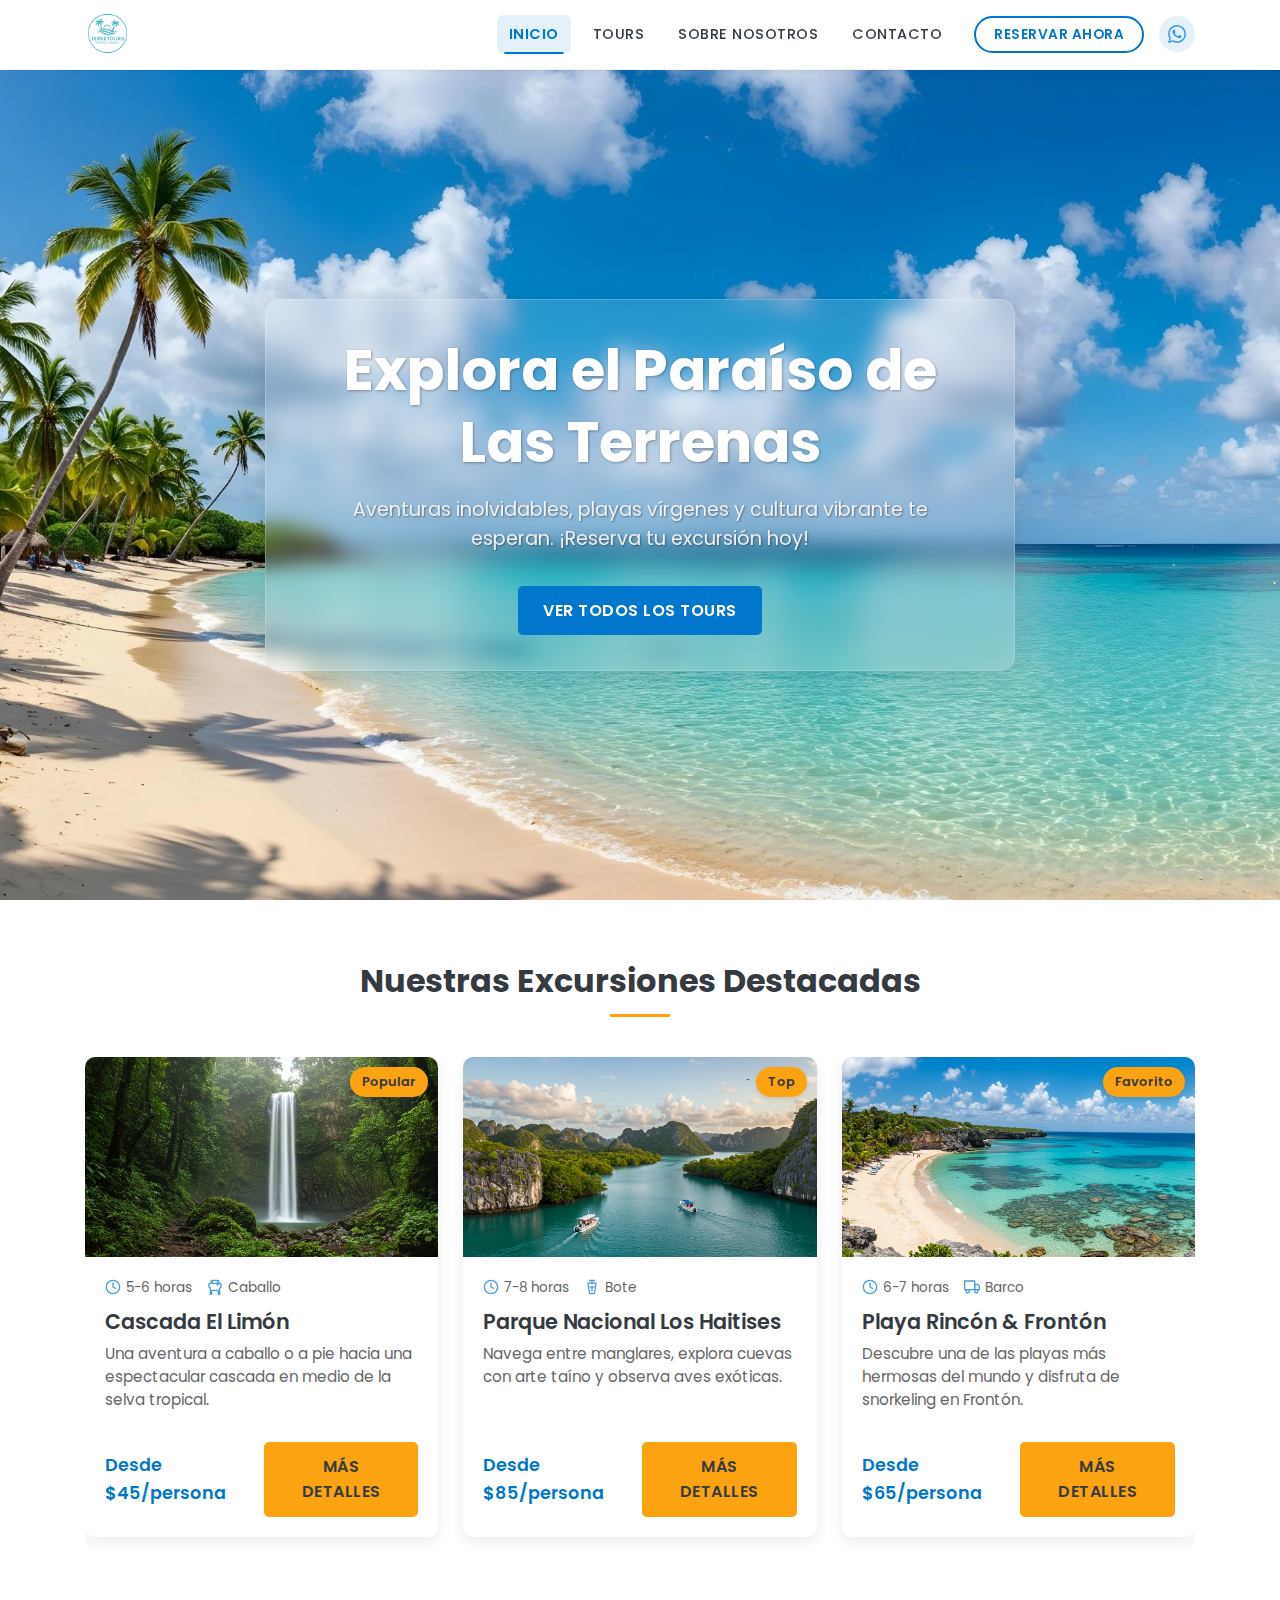
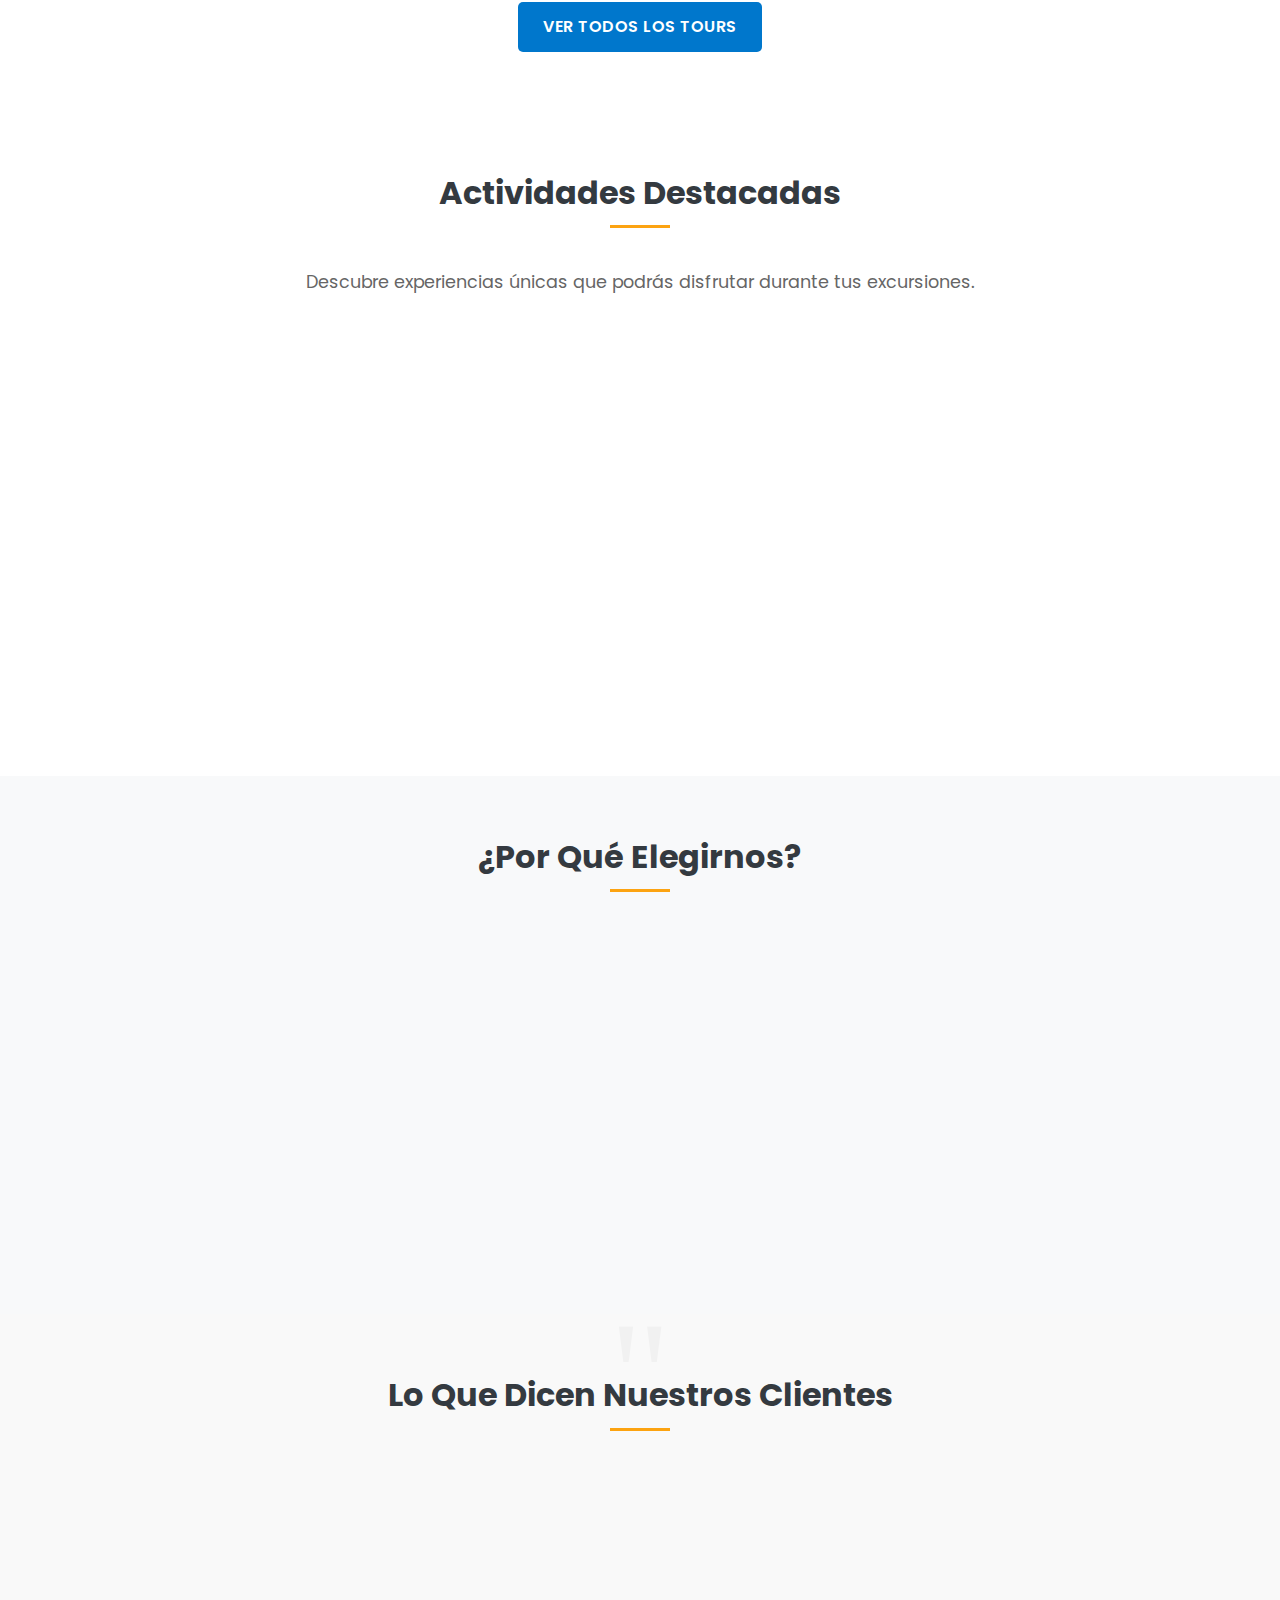
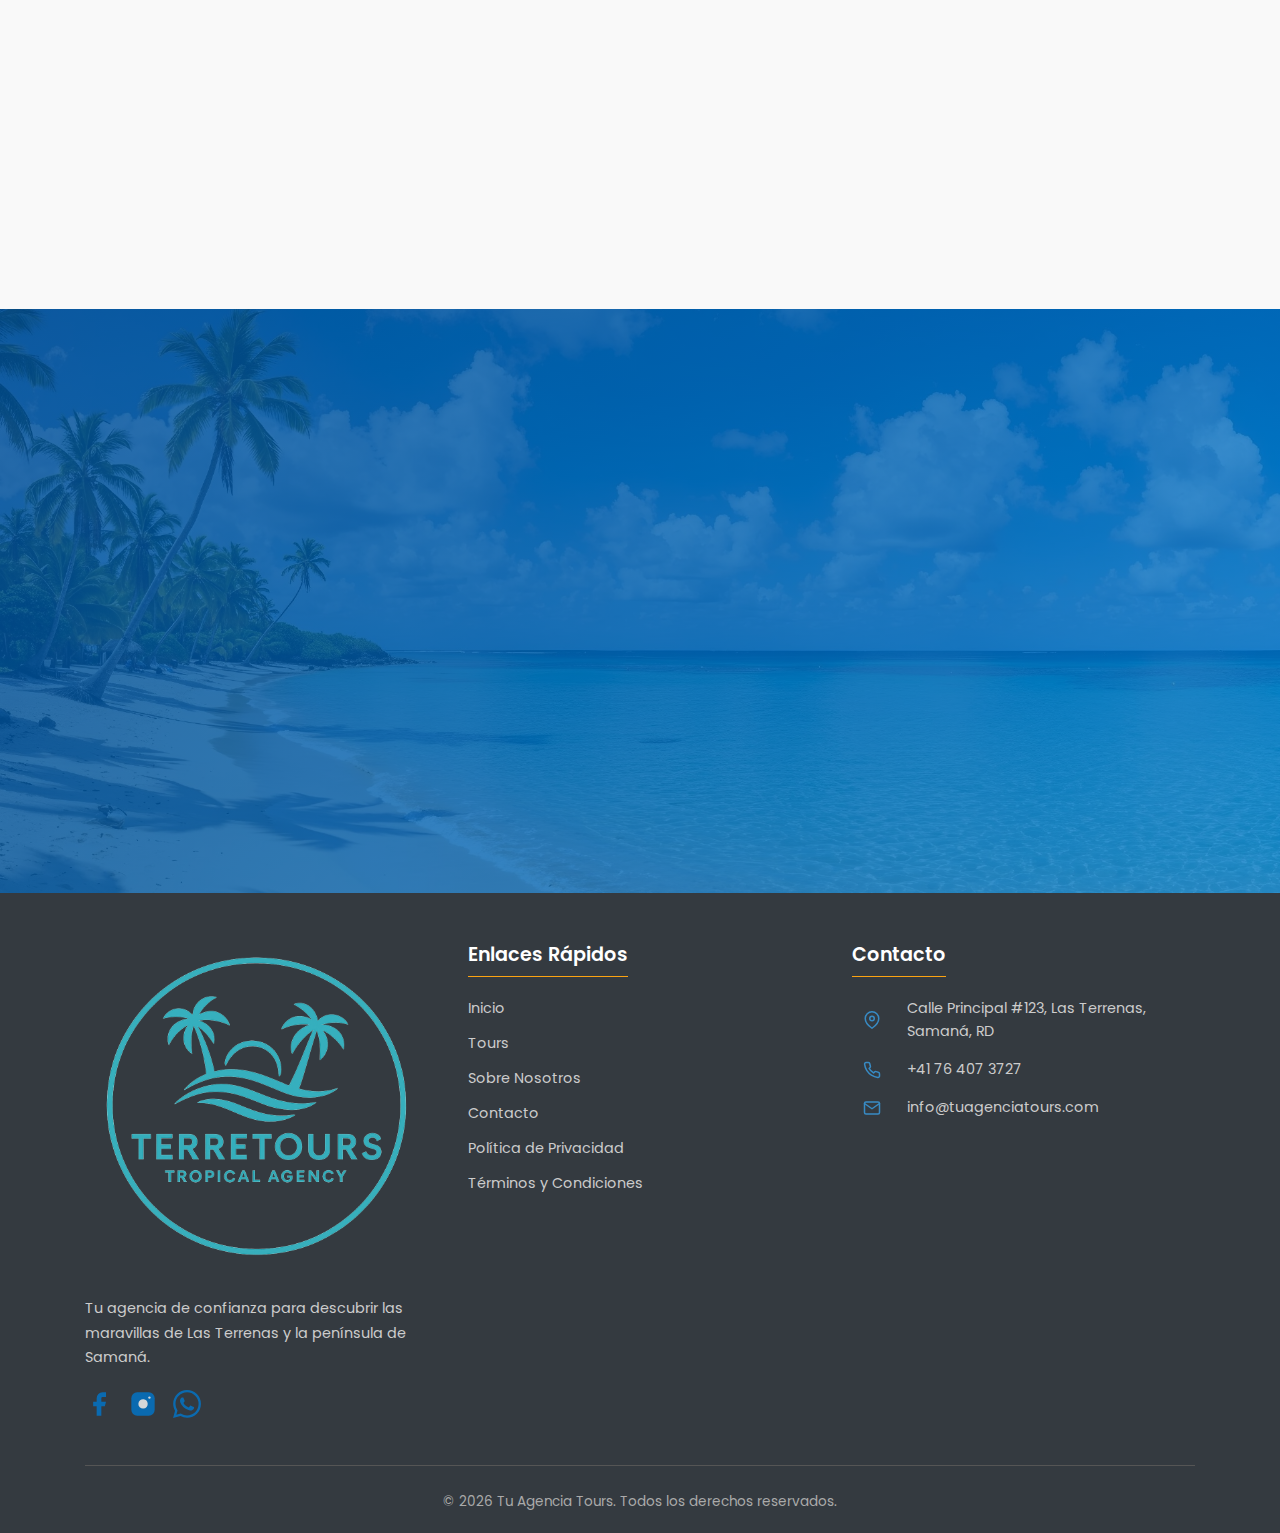
<file: index.html>
<!DOCTYPE html>
<html lang="es">
<head>
    <meta charset="UTF-8">
    <meta name="viewport" content="width=device-width, initial-scale=1.0">
    <meta name="description" content="Descubre las mejores excursiones y tours en Las Terrenas, Samaná, República Dominicana. Aventura, playas y naturaleza te esperan.">
    
    <!-- Metaetiquetas para SEO -->
    <meta name="keywords" content="tours, excursiones, Las Terrenas, Samaná, República Dominicana, Cascada El Limón, Los Haitises, Playa Rincón">
    <meta name="author" content="Tu Agencia Tours">
    <meta name="robots" content="index, follow">
    <link rel="canonical" href="https://agenciatours.vercel.app/">
    
    <!-- Open Graph / Facebook -->
    <meta property="og:type" content="website">
    <meta property="og:url" content="https://agenciatours.vercel.app/">
    <meta property="og:title" content="Tu Agencia Tours - Las Terrenas, RD">
    <meta property="og:description" content="Descubre las mejores excursiones y tours en Las Terrenas, Samaná, República Dominicana. Aventura, playas y naturaleza te esperan.">
    <meta property="og:image" content="https://agenciatours.vercel.app/images/og-image.webp">
    <meta property="og:locale" content="es_ES">
    <meta property="og:site_name" content="Tu Agencia Tours">
    
    <!-- Twitter Card -->
    <meta name="twitter:card" content="summary_large_image">
    <meta name="twitter:url" content="https://agenciatours.vercel.app/">
    <meta name="twitter:title" content="Tu Agencia Tours - Las Terrenas, RD">
    <meta name="twitter:description" content="Descubre las mejores excursiones y tours en Las Terrenas, Samaná, República Dominicana. Aventura, playas y naturaleza te esperan.">
    <meta name="twitter:image" content="https://agenciatours.vercel.app/images/og-image.webp">
    
    <title>Tu Agencia Tours - Las Terrenas, RD</title>
    <link rel="stylesheet" href="css/style.css">
    <!-- Favicon -->
    <link rel="icon" href="images/favicon.ico" type="image/x-icon">
    <link rel="shortcut icon" href="images/favicon.ico" type="image/x-icon">
    <link rel="apple-touch-icon" href="images/apple-touch-icon.png">
    <!-- Google Fonts -->
    <link rel="preconnect" href="https://fonts.googleapis.com">
    <link rel="preconnect" href="https://fonts.gstatic.com" crossorigin>
    <link href="https://fonts.googleapis.com/css2?family=Poppins:wght@300;400;600;700&display=swap" rel="stylesheet">
    
    <!-- Structured Data / Schema.org -->
    <script type="application/ld+json">
    {
        "@context": "https://schema.org",
        "@type": "TravelAgency",
        "name": "Tu Agencia Tours",
        "url": "https://agenciatours.vercel.app/",
        "logo": "https://agenciatours.vercel.app/images/logo.png",
        "description": "Agencia de tours y excursiones en Las Terrenas, Samaná, República Dominicana",
        "address": {
            "@type": "PostalAddress",
            "streetAddress": "Calle Principal #123",
            "addressLocality": "Las Terrenas",
            "addressRegion": "Samaná",
            "addressCountry": "República Dominicana"
        },
        "telephone": "+41764073727",
        "email": "info@tuagenciatours.com",
        "openingHours": "Mo-Sa 08:00-18:00, Su 09:00-14:00",
        "potentialAction": {
            "@type": "ReserveAction",
            "target": {
                "@type": "EntryPoint",
                "urlTemplate": "https://agenciatours.vercel.app/contact.html",
                "inLanguage": "es",
                "actionPlatform": [
                    "http://schema.org/DesktopWebPlatform",
                    "http://schema.org/MobileWebPlatform"
                ]
            },
            "result": {
                "@type": "Reservation",
                "name": "Reserva de Excursión"
            }
        },
        "sameAs": [
            "https://www.facebook.com/tuagenciatours",
            "https://www.instagram.com/tuagenciatours",
            "https://wa.me/41764073727"
        ]
    }
    </script>
</head>
<body>

    <header class="main-header">
        <nav class="navbar">
            <div class="container">
                <a href="index.html" class="navbar-logo">
                    <img src="images/logo.png" alt="Logo Tu Agencia Tours" height="50">
                </a>
                
                <div class="navbar-main">
                    <ul class="navbar-menu">
                        <li><a href="index.html" class="active"><span>Inicio</span></a></li>
                        <li><a href="tours.html"><span>Tours</span></a></li>
                        <li><a href="about.html"><span>Sobre Nosotros</span></a></li>
                        <li><a href="contact.html"><span>Contacto</span></a></li>
                    </ul>
                    
                    <div class="navbar-actions">
                        <a href="contact.html?tour=reserva" class="btn btn-navbar">Reservar Ahora</a>
                        <div class="navbar-social">
                            <a href="https://wa.me/41764073727" target="_blank" aria-label="WhatsApp" class="nav-social-link">
                                <img src="images/icon-whatsapp.svg" alt="WhatsApp">
                            </a>
                        </div>
                    </div>
                </div>
                
                <button class="navbar-toggler" aria-label="Toggle navigation">
                    <span></span>
                    <span></span>
                    <span></span>
                </button>
            </div>
        </nav>
    </header>

    <main>
        <!-- Hero Section -->
        <section class="hero">
            <div class="hero-content">
                <h1>Explora el Paraíso de Las Terrenas</h1>
                <p>Aventuras inolvidables, playas vírgenes y cultura vibrante te esperan. ¡Reserva tu excursión hoy!</p>
                <a href="tours.html" class="btn btn-primary">Ver Todos los Tours</a>
            </div>
        </section>

        <!-- Featured Tours Section -->
        <section class="featured-tours section-padding">
            <div class="container">
                <h2 class="section-title">Nuestras Excursiones Destacadas</h2>
                
                <!-- Carrusel de Tours -->
                <div class="tour-carousel">
                    <div class="carousel-container">
                        <!-- Tour Card 1 -->
                        <div class="tour-card">
                            <div class="tour-card-image">
                                <img src="images/tour-limon-featured.webp" alt="Cascada El Limón" class="tour-card-img">
                                <div class="tour-card-badge">Popular</div>
                            </div>
                            <div class="tour-card-content">
                                <div class="tour-card-icons">
                                    <div class="tour-icon"><img src="images/icon-clock.svg" alt="Duración"> 5-6 horas</div>
                                    <div class="tour-icon"><img src="images/icon-horse.svg" alt="Actividad"> Caballo</div>
                                </div>
                                <h3>Cascada El Limón</h3>
                                <p>Una aventura a caballo o a pie hacia una espectacular cascada en medio de la selva tropical.</p>
                                <div class="tour-card-footer">
                                    <span class="tour-price">Desde $45/persona</span>
                                    <a href="tour-el-limon.html" class="btn btn-secondary">Más Detalles</a>
                                </div>
                            </div>
                        </div>
                        <!-- Tour Card 2 -->
                        <div class="tour-card">
                            <div class="tour-card-image">
                                <img src="images/tour-haitises-featured.webp" alt="Parque Nacional Los Haitises" class="tour-card-img">
                                <div class="tour-card-badge">Top</div>
                            </div>
                            <div class="tour-card-content">
                                <div class="tour-card-icons">
                                    <div class="tour-icon"><img src="images/icon-clock.svg" alt="Duración"> 7-8 horas</div>
                                    <div class="tour-icon"><img src="images/icon-water.svg" alt="Actividad"> Bote</div>
                                </div>
                                <h3>Parque Nacional Los Haitises</h3>
                                <p>Navega entre manglares, explora cuevas con arte taíno y observa aves exóticas.</p>
                                <div class="tour-card-footer">
                                    <span class="tour-price">Desde $85/persona</span>
                                    <a href="tour-los-haitises.html" class="btn btn-secondary">Más Detalles</a>
                                </div>
                            </div>
                        </div>
                        <!-- Tour Card 3 -->
                        <div class="tour-card">
                            <div class="tour-card-image">
                                <img src="images/tour-rincon-featured.webp" alt="Playa Rincón" class="tour-card-img">
                                <div class="tour-card-badge">Favorito</div>
                            </div>
                            <div class="tour-card-content">
                                <div class="tour-card-icons">
                                    <div class="tour-icon"><img src="images/icon-clock.svg" alt="Duración"> 6-7 horas</div>
                                    <div class="tour-icon"><img src="images/icon-transport.svg" alt="Actividad"> Barco</div>
                                </div>
                                <h3>Playa Rincón & Frontón</h3>
                                <p>Descubre una de las playas más hermosas del mundo y disfruta de snorkeling en Frontón.</p>
                                <div class="tour-card-footer">
                                    <span class="tour-price">Desde $65/persona</span>
                                    <a href="tour-playa-rincon.html" class="btn btn-secondary">Más Detalles</a>
                                </div>
                            </div>
                        </div>
                    </div>
                    <div class="carousel-controls">
                        <button class="carousel-control prev" aria-label="Anterior"><span>&laquo;</span></button>
                        <div class="carousel-dots">
                            <span class="carousel-dot active"></span>
                            <span class="carousel-dot"></span>
                            <span class="carousel-dot"></span>
                        </div>
                        <button class="carousel-control next" aria-label="Siguiente"><span>&raquo;</span></button>
                    </div>
                </div>
                
                <div class="text-center" style="margin-top: 40px;">
                    <a href="tours.html" class="btn btn-primary">Ver Todos los Tours</a>
                </div>
            </div>
        </section>

        <!-- Actividades Destacadas -->
        <section class="activities section-padding bg-light">
            <div class="container">
                <h2 class="section-title">Actividades Destacadas</h2>
                <p class="section-description text-center">Descubre experiencias únicas que podrás disfrutar durante tus excursiones.</p>
                
                <div class="activities-grid">
                    <!-- Actividad 1 -->
                    <div class="activity-card">
                        <div class="activity-icon">
                            <img src="images/icon-horse.svg" alt="Paseos a caballo">
                        </div>
                        <h3>Paseos a Caballo</h3>
                        <p>Recorre hermosos senderos a lomo de caballo hasta llegar a destinos impresionantes como la Cascada El Limón.</p>
                        <div class="activity-hover">
                            <a href="tour-el-limon.html" class="btn btn-secondary btn-sm">Ver Tour</a>
                        </div>
                    </div>
                    
                    <!-- Actividad 2 -->
                    <div class="activity-card">
                        <div class="activity-icon">
                            <img src="images/icon-water.svg" alt="Snorkeling">
                        </div>
                        <h3>Snorkeling</h3>
                        <p>Sumérgete en las cristalinas aguas de Playa Frontón y descubre un mundo submarino lleno de coloridos peces y arrecifes.</p>
                        <div class="activity-hover">
                            <a href="tour-playa-rincon.html" class="btn btn-secondary btn-sm">Ver Tour</a>
                        </div>
                    </div>
                    
                    <!-- Actividad 3 -->
                    <div class="activity-card">
                        <div class="activity-icon">
                            <img src="images/icon-transport.svg" alt="Paseos en bote">
                        </div>
                        <h3>Paseos en Bote</h3>
                        <p>Navega entre los imponentes mogotes del Parque Nacional Los Haitises y explora sus místicas cuevas.</p>
                        <div class="activity-hover">
                            <a href="tour-los-haitises.html" class="btn btn-secondary btn-sm">Ver Tour</a>
                        </div>
                    </div>
                    
                    <!-- Actividad 4 -->
                    <div class="activity-card">
                        <div class="activity-icon">
                            <img src="images/icon-food.svg" alt="Gastronomía Local">
                        </div>
                        <h3>Gastronomía Local</h3>
                        <p>Degusta platos típicos dominicanos preparados con productos frescos locales durante tus excursiones.</p>
                        <div class="activity-hover">
                            <a href="tours.html" class="btn btn-secondary btn-sm">Ver Tours</a>
                        </div>
                    </div>
                </div>
            </div>
        </section>

        <!-- Why Choose Us Section -->
        <section class="why-choose-us section-padding bg-light">
            <div class="container">
                <h2 class="section-title">¿Por Qué Elegirnos?</h2>
                <div class="features-grid">

                    <!-- Feature Card 1 -->
                    <div class="feature-card">
                        <div class="feature-icon-container">
                            <img src="images/icon-guide-large.png" alt="Guías Locales Expertos" class="feature-icon">
                            </div>
                        <div class="feature-content">
                            <h3>Guías Locales Expertos</h3>
                            <p>Nuestros guías conocen cada rincón y te mostrarán la auténtica cultura dominicana.</p>
                        </div>
                    </div>

                    <!-- Feature Card 2 -->
                    <div class="feature-card">
                         <div class="feature-icon-container">
                            <img src="images/icon-guide.png" alt="Experiencias Únicas" class="feature-icon">
                         </div>
                         <div class="feature-content">
                            <h3>Experiencias Únicas</h3>
                            <p>Diseñamos tours que van más allá de lo turístico, ofreciendo momentos inolvidables.</p>
                         </div>
                    </div>

                    <!-- Feature Card 3 -->
                    <div class="feature-card">
                        <div class="feature-icon-container">
                            <img src="images/icon-food.png" alt="Compromiso y Seguridad" class="feature-icon">
                         </div>
                        <div class="feature-content">
                            <h3>Compromiso y Seguridad</h3>
                            <p>Tu seguridad y satisfacción son nuestra prioridad. Operamos con los más altos estándares.</p>
                        </div>
                    </div>

                </div>
            </div>
        </section>

        <!-- Testimonials Section -->
        <section class="testimonials section-padding">
            <div class="container">
                <h2 class="section-title">Lo Que Dicen Nuestros Clientes</h2>
                <div class="testimonial-carousel">
                    <!-- Testimonio 1 -->
                    <div class="testimonial-card">
                        <div class="testimonial-rating">
                            <span class="star">★</span>
                            <span class="star">★</span>
                            <span class="star">★</span>
                            <span class="star">★</span>
                            <span class="star">★</span>
                        </div>
                        <blockquote>
                            "¡Excursión increíble a la Cascada El Limón! Nuestro guía Miguel era muy conocedor de la zona y nos hizo sentir como en casa. La cascada es espectacular y la experiencia a caballo fue muy divertida. ¡Altamente recomendable!"
                        </blockquote>
                        <div class="testimonial-author">
                            <div class="author-info">
                                <p class="author-name">Laura Martínez</p>
                                <p class="author-origin">Madrid, España</p>
                            </div>
                        </div>
                    </div>
                    <!-- Testimonio 2 -->
                    <div class="testimonial-card">
                        <div class="testimonial-rating">
                            <span class="star">★</span>
                            <span class="star">★</span>
                            <span class="star">★</span>
                            <span class="star">★</span>
                            <span class="star">★</span>
                        </div>
                        <blockquote>
                            "El tour a Los Haitises fue espectacular. Pudimos ver las cuevas con arte taíno, navegar entre los manglares y observar muchas aves. El almuerzo fue delicioso con auténtica comida dominicana. La organización fue perfecta de principio a fin."
                        </blockquote>
                        <div class="testimonial-author">
                            <div class="author-info">
                                <p class="author-name">Robert Johnson</p>
                                <p class="author-origin">New York, USA</p>
                            </div>
                        </div>
                    </div>
                    <!-- Testimonio 3 -->
                    <div class="testimonial-card">
                        <div class="testimonial-rating">
                            <span class="star">★</span>
                            <span class="star">★</span>
                            <span class="star">★</span>
                            <span class="star">★</span>
                            <span class="star">★</span>
                        </div>
                        <blockquote>
                            "Playa Rincón es sin duda una de las mejores playas que he visitado. El agua cristalina, la arena blanca y el ambiente tranquilo lo hacen perfecto. El tour incluyó un delicioso almuerzo y tiempo suficiente para relajarse. ¡Volveré seguro!"
                        </blockquote>
                        <div class="testimonial-author">
                            <div class="author-info">
                                <p class="author-name">Sophie Dubois</p>
                                <p class="author-origin">París, Francia</p>
                            </div>
                        </div>
                    </div>
                </div>
            </div>
        </section>

         <!-- Call to Action Section -->
         <section class="cta-enhanced">
            <div class="cta-overlay"></div>
            <div class="container">
                <div class="cta-content">
                    <div class="cta-left">
                        <h2>¡Experimenta el Paraíso Dominicano!</h2>
                        <p class="cta-subtitle">Aventuras inolvidables te esperan en Las Terrenas</p>
                        
                        <div class="cta-features">
                            <div class="cta-feature">
                                <div class="feature-icon"><img src="images/icon-guide.svg" alt="Guías"></div>
                                <div class="feature-text">Guías expertos locales</div>
                            </div>
                            <div class="cta-feature">
                                <div class="feature-icon"><img src="images/icon-transport.svg" alt="Transporte"></div>
                                <div class="feature-text">Traslados incluidos</div>
                            </div>
                            <div class="cta-feature">
                                <div class="feature-icon"><img src="images/icon-food.svg" alt="Comida"></div>
                                <div class="feature-text">Comida tradicional</div>
                            </div>
                        </div>
                        
                        <div class="cta-offer">
                            <div class="offer-badge">Oferta Especial</div>
                            <div class="offer-text">
                                <p>15% de descuento en reservas para mayo</p>
                                <div class="countdown-timer">
                                    <div class="countdown-item">
                                        <span class="countdown-value" id="countdown-days">00</span>
                                        <span class="countdown-label">Días</span>
                                    </div>
                                    <div class="countdown-item">
                                        <span class="countdown-value" id="countdown-hours">00</span>
                                        <span class="countdown-label">Horas</span>
                                    </div>
                                    <div class="countdown-item">
                                        <span class="countdown-value" id="countdown-minutes">00</span>
                                        <span class="countdown-label">Min</span>
                                    </div>
                                    <div class="countdown-item">
                                        <span class="countdown-value" id="countdown-seconds">00</span>
                                        <span class="countdown-label">Seg</span>
                                    </div>
                                </div>
                            </div>
                        </div>
                        
                        <div class="cta-buttons">
                            <a href="tours.html" class="btn btn-primary btn-lg">Ver Excursiones</a>
                            <a href="contact.html" class="btn btn-outline btn-lg">Contactar Ahora</a>
                        </div>
                    </div>
                    
                    <div class="cta-right">
                        <div class="cta-form-container">
                            <h3>¡Recibe Ofertas Exclusivas!</h3>
                            <p>Suscríbete y obtén un 10% de descuento en tu primera excursión</p>
                            <form class="cta-form">
                                <div class="form-group">
                                    <input type="text" placeholder="Nombre" required>
                                </div>
                                <div class="form-group">
                                    <input type="email" placeholder="Email" required>
                                </div>
                                <button type="submit" class="btn btn-secondary btn-block">Suscribirme</button>
                            </form>
                            <div class="form-privacy">
                                <small>Respetamos tu privacidad y no compartiremos tu información.</small>
                            </div>
                        </div>
                    </div>
                </div>
            </div>
        </section>

    </main>

    <footer class="main-footer">
        <div class="container">
            <div class="footer-content">
                <div class="footer-section about">
                    <img src="images/logo.png" alt="Logo Tu Agencia Tours" height="40" style="margin-bottom: 10px;">
                    <p>Tu agencia de confianza para descubrir las maravillas de Las Terrenas y la península de Samaná.</p>
                    <div class="social-links">
                        <a href="#" target="_blank" aria-label="Facebook"><img src="images/icon-facebook.svg" alt="Facebook"></a>
                        <a href="#" target="_blank" aria-label="Instagram"><img src="images/icon-instagram.svg" alt="Instagram"></a>
                        <a href="https://wa.me/41764073727" target="_blank" aria-label="WhatsApp"><img src="images/icon-whatsapp.svg" alt="WhatsApp"></a>
                    </div>
                </div>
                <div class="footer-section links">
                    <h3>Enlaces Rápidos</h3>
                    <ul>
                        <li><a href="index.html">Inicio</a></li>
                        <li><a href="tours.html">Tours</a></li>
                        <li><a href="about.html">Sobre Nosotros</a></li>
                        <li><a href="contact.html">Contacto</a></li>
                        <li><a href="#">Política de Privacidad</a></li>
                        <li><a href="#">Términos y Condiciones</a></li>
                    </ul>
                </div>
                <div class="footer-section contact-info">
                    <h3>Contacto</h3>
                    <p><img src="images/icon-pin.svg" alt="Dirección" class="contact-icon"> Calle Principal #123, Las Terrenas, Samaná, RD</p>
                    <p><img src="images/icon-phone.svg" alt="Teléfono" class="contact-icon"> +41 76 407 3727</p>
                    <p><img src="images/icon-email.svg" alt="Email" class="contact-icon"> info@tuagenciatours.com</p>
                </div>
            </div>
            <div class="footer-bottom">
                <p>© <span id="current-year"></span> Tu Agencia Tours. Todos los derechos reservados.</p>
            </div>
        </div>
    </footer>

    <script src="js/script.js"></script>
</body>
</html>
</file>
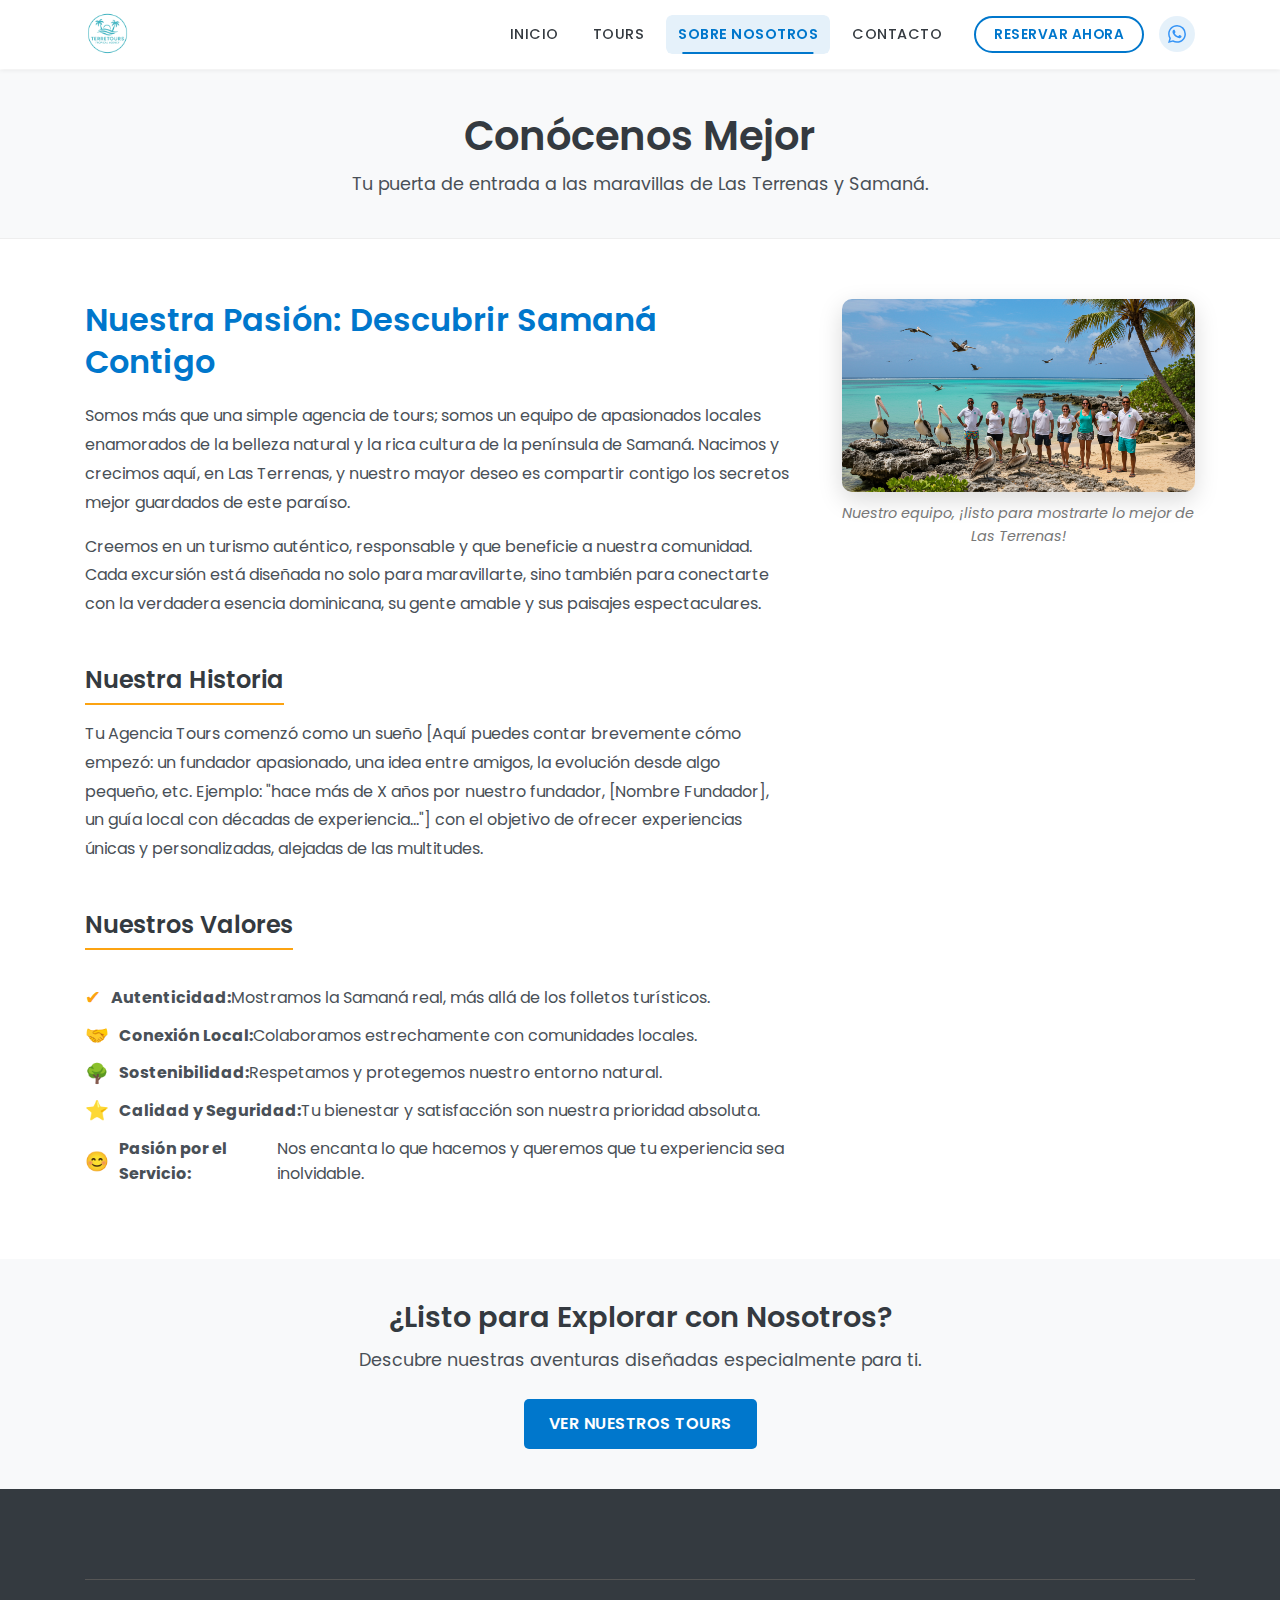
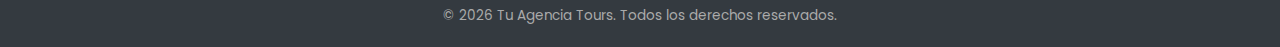
<file: about.html>
<!DOCTYPE html>
<html lang="es">
<head>
    <meta charset="UTF-8">
    <meta name="viewport" content="width=device-width, initial-scale=1.0">
    <meta name="description" content="Conoce a Tu Agencia Tours, tu equipo local experto en excursiones inolvidables en Las Terrenas, Samaná. Pasión por la aventura y la cultura dominicana.">
    <title>Sobre Nosotros - Tu Agencia Tours, Las Terrenas</title>
    <link rel="stylesheet" href="css/style.css">
    <!-- Favicon -->
    <link rel="icon" href="images/favicon.ico" type="image/x-icon">
    
    <!-- Metaetiquetas para SEO -->
    <meta name="keywords" content="sobre nosotros, equipo, Las Terrenas, Samaná, excursiones, guías locales, experiencia">
    <meta name="author" content="Tu Agencia Tours">
    <meta name="robots" content="index, follow">
    <link rel="canonical" href="https://agenciatours.vercel.app/about.html">
    
    <!-- Open Graph / Facebook -->
    <meta property="og:type" content="website">
    <meta property="og:url" content="https://agenciatours.vercel.app/about.html">
    <meta property="og:title" content="Sobre Nosotros - Tu Agencia Tours, Las Terrenas">
    <meta property="og:description" content="Conoce a Tu Agencia Tours, tu equipo local experto en excursiones inolvidables en Las Terrenas, Samaná. Pasión por la aventura y la cultura dominicana.">
    <meta property="og:image" content="https://agenciatours.vercel.app/images/og-image.webp">
    <meta property="og:locale" content="es_ES">
    <meta property="og:site_name" content="Tu Agencia Tours">
    
    <!-- Twitter Card -->
    <meta name="twitter:card" content="summary_large_image">
    <meta name="twitter:url" content="https://agenciatours.vercel.app/about.html">
    <meta name="twitter:title" content="Sobre Nosotros - Tu Agencia Tours, Las Terrenas">
    <meta name="twitter:description" content="Conoce a Tu Agencia Tours, tu equipo local experto en excursiones inolvidables en Las Terrenas, Samaná. Pasión por la aventura y la cultura dominicana.">
    <meta name="twitter:image" content="https://agenciatours.vercel.app/images/og-image.webp">
    
    <!-- Google Fonts -->
    <link rel="preconnect" href="https://fonts.googleapis.com">
    <link rel="preconnect" href="https://fonts.gstatic.com" crossorigin>
    <link href="https://fonts.googleapis.com/css2?family=Poppins:wght@300;400;600;700&display=swap" rel="stylesheet">
</head>
<body>

    <header class="main-header">
        <nav class="navbar">
            <div class="container">
                <a href="index.html" class="navbar-logo">
                    <img src="images/logo.png" alt="Logo Tu Agencia Tours" height="50">
                </a>
                
                <div class="navbar-main">
                    <ul class="navbar-menu">
                        <li><a href="index.html"><span>Inicio</span></a></li>
                        <li><a href="tours.html"><span>Tours</span></a></li>
                        <li><a href="about.html" class="active"><span>Sobre Nosotros</span></a></li> <!-- Marcar como activa -->
                        <li><a href="contact.html"><span>Contacto</span></a></li>
                    </ul>
                    
                    <div class="navbar-actions">
                        <a href="contact.html?tour=reserva" class="btn btn-navbar">Reservar Ahora</a>
                        <div class="navbar-social">
                            <a href="https://wa.me/41764073727" target="_blank" aria-label="WhatsApp" class="nav-social-link">
                                <img src="images/icon-whatsapp.svg" alt="WhatsApp">
                            </a>
                        </div>
                    </div>
                </div>
                
                <button class="navbar-toggler" aria-label="Toggle navigation">
                    <span></span>
                    <span></span>
                    <span></span>
                </button>
            </div>
        </nav>
    </header>

    <main>
        <!-- Cabecera de la página -->
        <section class="page-header section-padding bg-light">
            <div class="container text-center">
                <h1>Conócenos Mejor</h1>
                <p>Tu puerta de entrada a las maravillas de Las Terrenas y Samaná.</p>
            </div>
        </section>

        <!-- Sección Principal Sobre Nosotros -->
        <section class="about-content section-padding">
            <div class="container">
                <div class="about-grid">
                    <!-- Columna de Texto -->
                    <div class="about-text">
                        <h2>Nuestra Pasión: Descubrir Samaná Contigo</h2>
                        <p>Somos más que una simple agencia de tours; somos un equipo de apasionados locales enamorados de la belleza natural y la rica cultura de la península de Samaná. Nacimos y crecimos aquí, en Las Terrenas, y nuestro mayor deseo es compartir contigo los secretos mejor guardados de este paraíso.</p>
                        <p>Creemos en un turismo auténtico, responsable y que beneficie a nuestra comunidad. Cada excursión está diseñada no solo para maravillarte, sino también para conectarte con la verdadera esencia dominicana, su gente amable y sus paisajes espectaculares.</p>

                        <h3>Nuestra Historia</h3>
                        <p>Tu Agencia Tours comenzó como un sueño [Aquí puedes contar brevemente cómo empezó: un fundador apasionado, una idea entre amigos, la evolución desde algo pequeño, etc. Ejemplo: "hace más de X años por nuestro fundador, [Nombre Fundador], un guía local con décadas de experiencia..."] con el objetivo de ofrecer experiencias únicas y personalizadas, alejadas de las multitudes.</p>

                        <h3>Nuestros Valores</h3>
                        <ul>
                            <li><i class="value-icon">✔</i> <strong>Autenticidad:</strong> Mostramos la Samaná real, más allá de los folletos turísticos.</li>
                            <li><i class="value-icon">🤝</i> <strong>Conexión Local:</strong> Colaboramos estrechamente con comunidades locales.</li>
                            <li><i class="value-icon">🌳</i> <strong>Sostenibilidad:</strong> Respetamos y protegemos nuestro entorno natural.</li>
                            <li><i class="value-icon">⭐</i> <strong>Calidad y Seguridad:</strong> Tu bienestar y satisfacción son nuestra prioridad absoluta.</li>
                            <li><i class="value-icon">😊</i> <strong>Pasión por el Servicio:</strong> Nos encanta lo que hacemos y queremos que tu experiencia sea inolvidable.</li>
                        </ul>
                    </div>

                    <!-- Columna de Imagen -->
                    <div class="about-image">
                        <img src="images/about-us-team.jpg" loading="lazy" alt="El equipo de Tu Agencia Tours sonriendo en una playa de Las Terrenas">
                        <p class="image-caption">Nuestro equipo, ¡listo para mostrarte lo mejor de Las Terrenas!</p>
                    </div>
                </div>

                <!-- Opcional: Sección del Equipo (Si quieres presentar miembros individuales) -->
                <!--
                <div class="team-section section-padding">
                    <h2 class="section-title">Conoce a Nuestro Equipo</h2>
                    <div class="team-grid">
                        <div class="team-member">
                            <img src="images/team-member-1.jpg" alt="Foto de [Nombre Miembro 1]">
                            <h4>[Nombre Miembro 1]</h4>
                            <p>Fundador / Guía Principal</p>
                        </div>
                        <div class="team-member">
                             <img src="images/team-member-2.jpg" alt="Foto de [Nombre Miembro 2]">
                            <h4>[Nombre Miembro 2]</h4>
                            <p>Guía Experto / Especialista en [Area]</p>
                        </div>
                        <div class="team-member">
                             <img src="images/team-member-3.jpg" alt="Foto de [Nombre Miembro 3]">
                            <h4>[Nombre Miembro 3]</h4>
                            <p>Reservas / Atención al Cliente</p>
                        </div>
                    </div>
                </div>
                -->

            </div>
        </section>

        <!-- Sección CTA (Llamada a la Acción) - Opcional pero recomendada -->
         <section class="cta-small section-padding bg-light">
            <div class="container text-center">
                <h3>¿Listo para Explorar con Nosotros?</h3>
                <p>Descubre nuestras aventuras diseñadas especialmente para ti.</p>
                <a href="tours.html" class="btn btn-primary">Ver Nuestros Tours</a>
            </div>
        </section>

    </main>

    <footer class="main-footer">
        <!-- ... (Footer es igual) ... -->
         <div class="container">
            <div class="footer-content">
                 <!-- ... Contenido del footer ... -->
            </div>
            <div class="footer-bottom">
                <p>© <span id="current-year"></span> Tu Agencia Tours. Todos los derechos reservados.</p>
            </div>
        </div>
    </footer>

    <script src="js/script.js"></script>
</body>
</html>
</file>
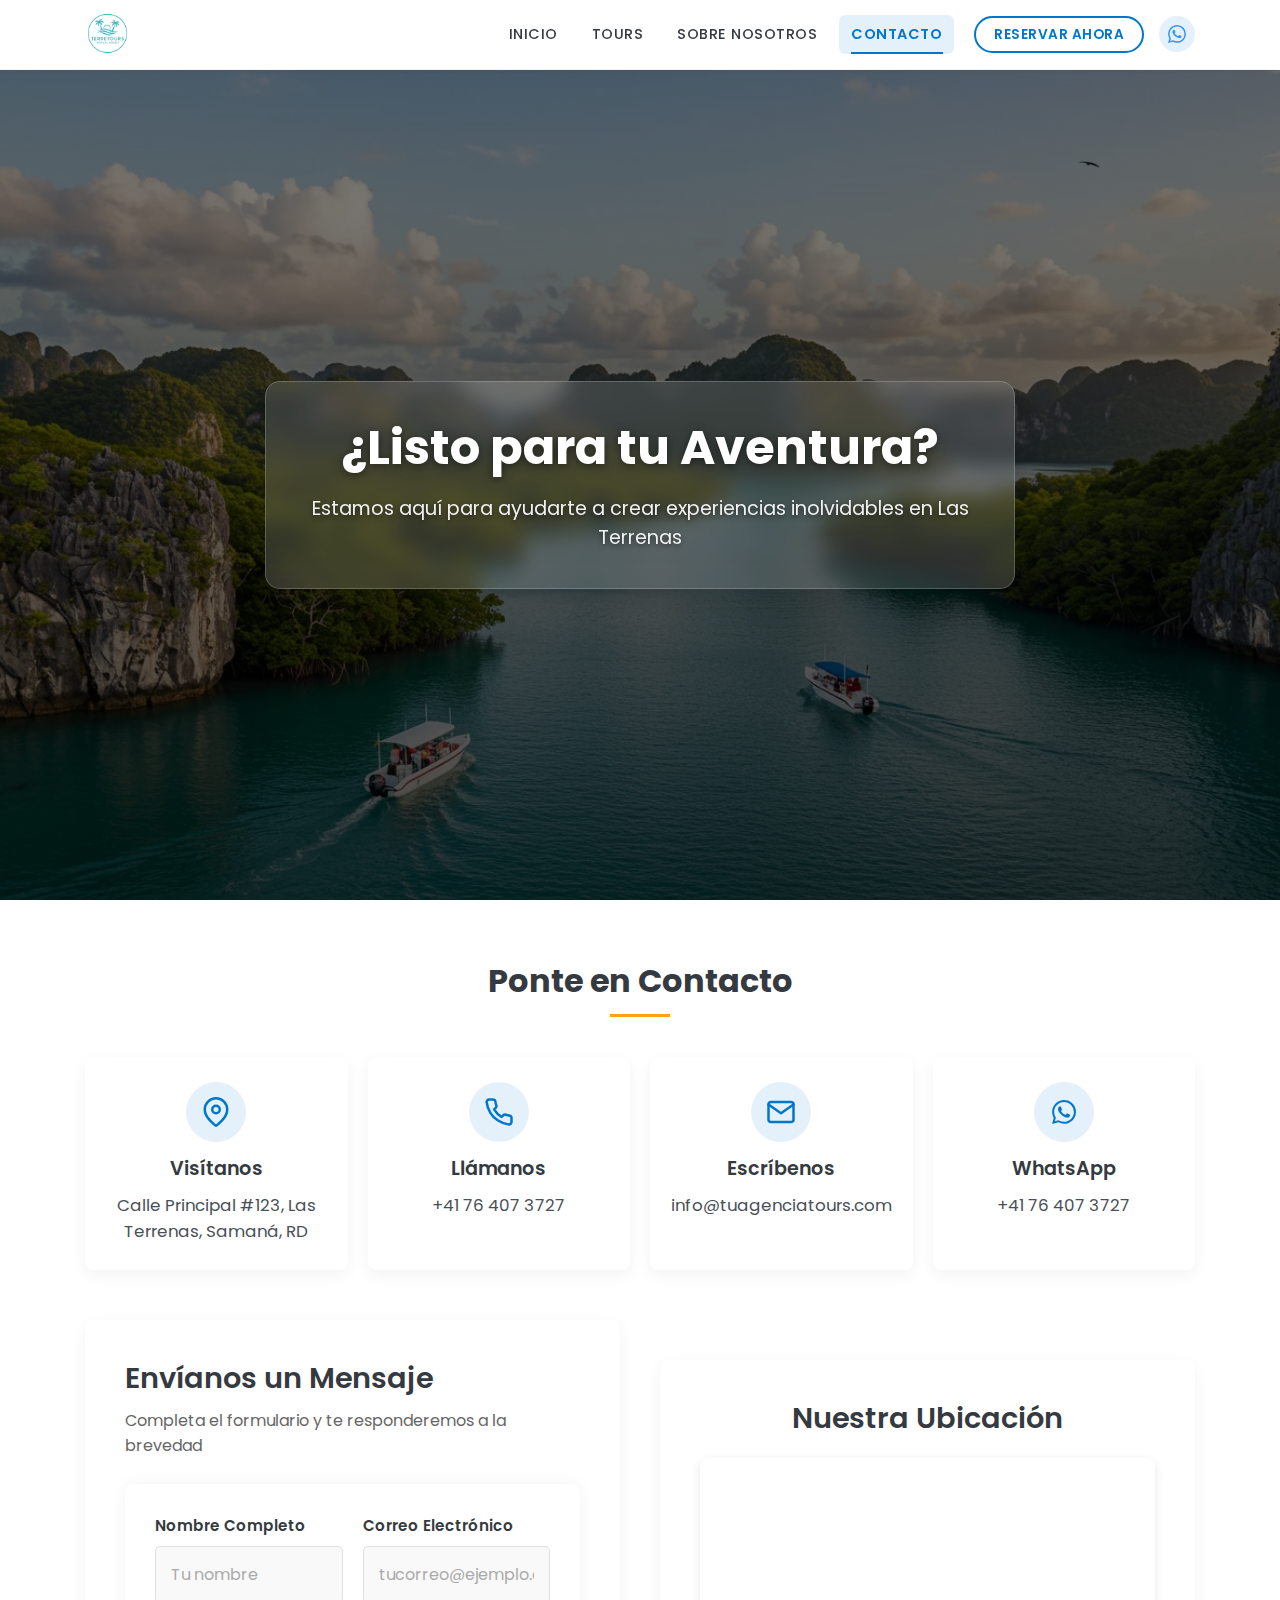
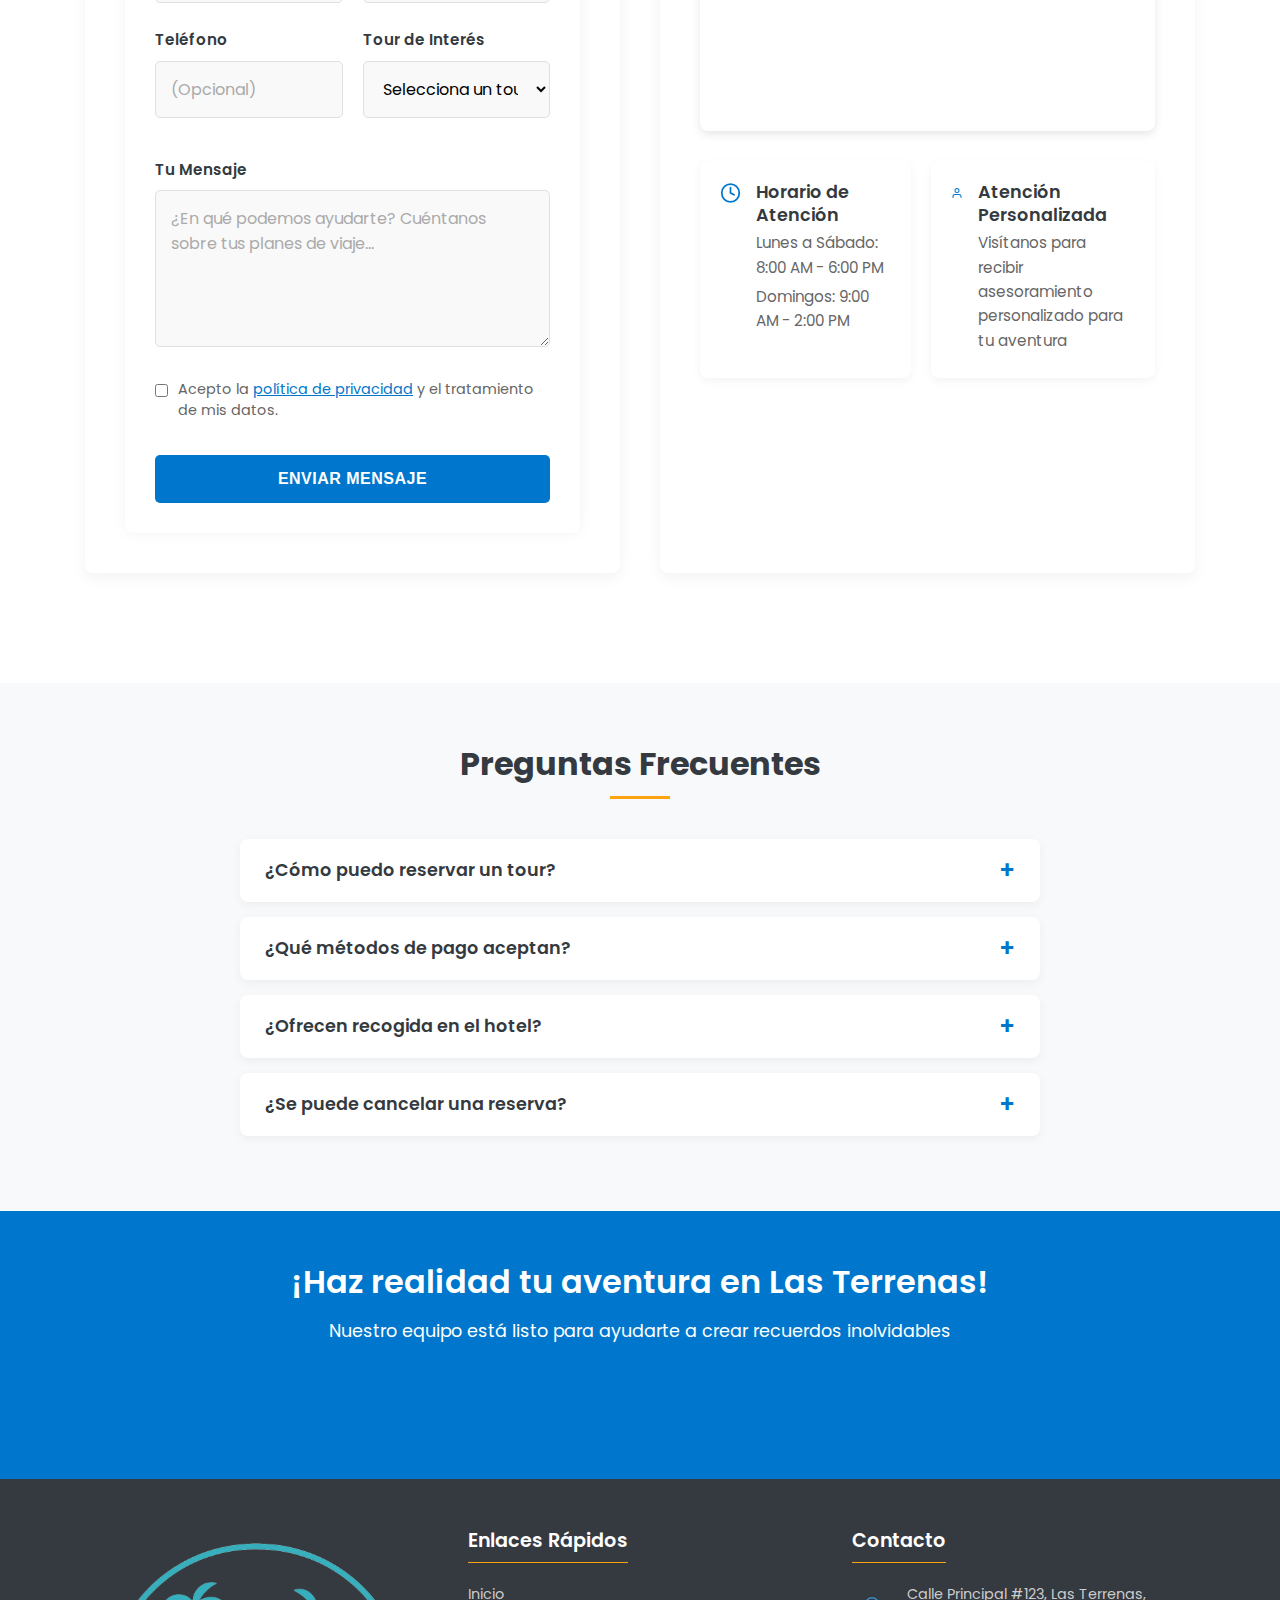
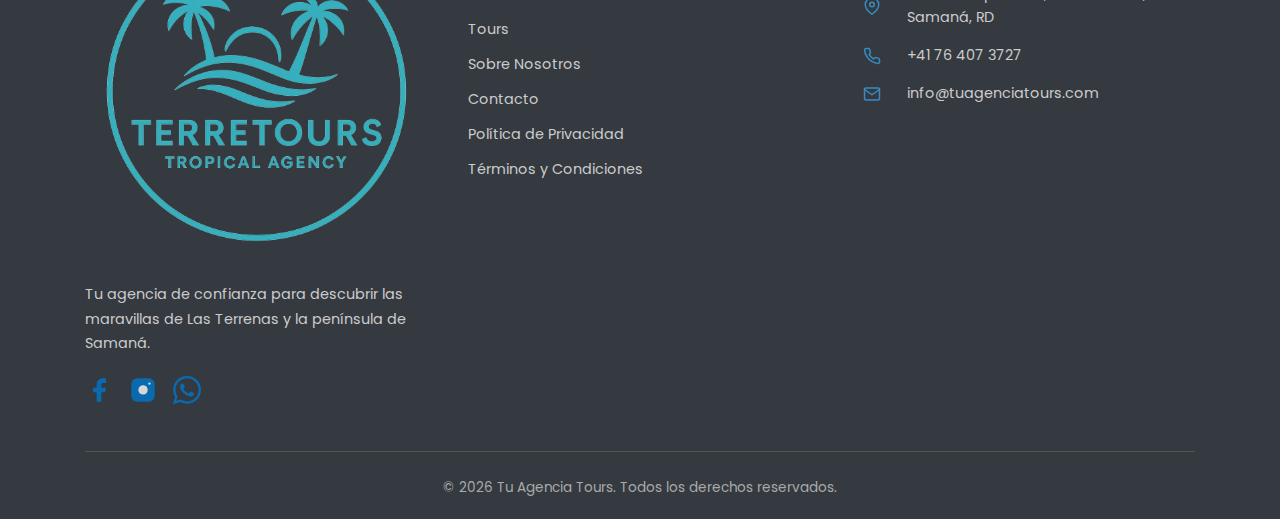
<file: contact.html>
<!DOCTYPE html>
<html lang="es">
<head>
    <meta charset="UTF-8">
    <meta name="viewport" content="width=device-width, initial-scale=1.0">
    <meta name="description" content="Contáctanos para reservar tu excursión en Las Terrenas, Samaná. Información sobre nuestros tours y servicios personalizados.">
    
    <!-- Metaetiquetas para SEO -->
    <meta name="keywords" content="contacto, tours, Las Terrenas, Samaná, excursiones, República Dominicana, reserva de tours">
    <meta name="author" content="Tu Agencia Tours">
    <meta name="robots" content="index, follow">
    <link rel="canonical" href="https://agenciatours.vercel.app/contact.html">
    
    <!-- Open Graph / Facebook -->
    <meta property="og:type" content="website">
    <meta property="og:url" content="https://agenciatours.vercel.app/contact.html">
    <meta property="og:title" content="Contacto - Tu Agencia Tours, Las Terrenas">
    <meta property="og:description" content="Contáctanos para reservar tu excursión en Las Terrenas, Samaná. Información sobre nuestros tours y servicios personalizados.">
    <meta property="og:image" content="https://agenciatours.vercel.app/images/og-image.webp">
    <meta property="og:locale" content="es_ES">
    <meta property="og:site_name" content="Tu Agencia Tours">
    
    <!-- Twitter Card -->
    <meta name="twitter:card" content="summary_large_image">
    <meta name="twitter:url" content="https://agenciatours.vercel.app/contact.html">
    <meta name="twitter:title" content="Contacto - Tu Agencia Tours, Las Terrenas">
    <meta name="twitter:description" content="Contáctanos para reservar tu excursión en Las Terrenas, Samaná. Información sobre nuestros tours y servicios personalizados.">
    <meta name="twitter:image" content="https://agenciatours.vercel.app/images/og-image.webp">
    
    <title>Contacto - Tu Agencia Tours, Las Terrenas</title>
    <link rel="stylesheet" href="css/style.css">
    <!-- Favicon -->
    <link rel="icon" href="images/favicon.ico" type="image/x-icon">
    <link rel="shortcut icon" href="images/favicon.ico" type="image/x-icon">
    <link rel="apple-touch-icon" href="images/apple-touch-icon.png">
    <!-- Google Fonts -->
    <link rel="preconnect" href="https://fonts.googleapis.com">
    <link rel="preconnect" href="https://fonts.gstatic.com" crossorigin>
    <link href="https://fonts.googleapis.com/css2?family=Poppins:wght@300;400;600;700&display=swap" rel="stylesheet">
    
    <!-- Structured Data / Schema.org -->
    <script type="application/ld+json">
    {
        "@context": "https://schema.org",
        "@type": "TravelAgency",
        "name": "Tu Agencia Tours",
        "url": "https://agenciatours.vercel.app/",
        "logo": "https://agenciatours.vercel.app/images/logo.png",
        "description": "Agencia de tours y excursiones en Las Terrenas, Samaná, República Dominicana",
        "address": {
            "@type": "PostalAddress",
            "streetAddress": "Calle Principal #123",
            "addressLocality": "Las Terrenas",
            "addressRegion": "Samaná",
            "addressCountry": "República Dominicana"
        },
        "telephone": "+41764073727",
        "email": "info@tuagenciatours.com",
        "openingHours": "Mo-Sa 08:00-18:00, Su 09:00-14:00",
        "sameAs": [
            "https://www.facebook.com/tuagenciatours",
            "https://www.instagram.com/tuagenciatours",
            "https://wa.me/41764073727"
        ]
    }
    </script>
</head>
<body>

    <header class="main-header">
        <nav class="navbar">
            <div class="container">
                <a href="index.html" class="navbar-logo">
                    <img src="images/logo.png" alt="Logo Tu Agencia Tours" height="50">
                </a>
                
                <div class="navbar-main">
                    <ul class="navbar-menu">
                        <li><a href="index.html"><span>Inicio</span></a></li>
                        <li><a href="tours.html"><span>Tours</span></a></li>
                        <li><a href="about.html"><span>Sobre Nosotros</span></a></li>
                        <li><a href="contact.html" class="active"><span>Contacto</span></a></li>
                    </ul>
                    
                    <div class="navbar-actions">
                        <a href="contact.html?tour=reserva" class="btn btn-navbar">Reservar Ahora</a>
                        <div class="navbar-social">
                            <a href="https://wa.me/41764073727" target="_blank" aria-label="WhatsApp" class="nav-social-link">
                                <img src="images/icon-whatsapp.svg" alt="WhatsApp">
                            </a>
                        </div>
                    </div>
                </div>
                
                <button class="navbar-toggler" aria-label="Toggle navigation">
                    <span></span>
                    <span></span>
                    <span></span>
                </button>
            </div>
        </nav>
    </header>

    <main>
        <!-- Hero de Contacto -->
        <section class="hero contact-hero">
            <div class="hero-content">
                <h1>¿Listo para tu Aventura?</h1>
                <p>Estamos aquí para ayudarte a crear experiencias inolvidables en Las Terrenas</p>
            </div>
        </section>

        <!-- Sección de Contacto -->
        <section class="contact-content section-padding">
            <div class="container">
                <h2 class="section-title">Ponte en Contacto</h2>
                
                <div class="contact-methods">
                    <div class="contact-method-item">
                        <div class="contact-method-icon">
                            <img src="images/icon-pin.svg" alt="Ubicación">
                        </div>
                        <h3>Visítanos</h3>
                        <p class="contact-info-text">Calle Principal #123, Las Terrenas, Samaná, RD</p>
                    </div>
                    
                    <div class="contact-method-item">
                        <div class="contact-method-icon">
                            <img src="images/icon-phone.svg" alt="Teléfono">
                        </div>
                        <h3>Llámanos</h3>
                        <p class="contact-info-text"><a href="tel:+41764073727">+41 76 407 3727</a></p>
                    </div>
                    
                    <div class="contact-method-item">
                        <div class="contact-method-icon">
                            <img src="images/icon-email.svg" alt="Email">
                        </div>
                        <h3>Escríbenos</h3>
                        <p class="contact-info-text"><a href="mailto:info@tuagenciatours.com">info@tuagenciatours.com</a></p>
                    </div>
                    
                    <div class="contact-method-item">
                        <div class="contact-method-icon">
                            <img src="images/icon-whatsapp.svg" alt="WhatsApp" style="width: 24px; height: 24px;">
                        </div>
                        <h3>WhatsApp</h3>
                        <p class="contact-info-text"><a href="https://wa.me/41764073727">+41 76 407 3727</a></p>
                    </div>
                </div>
                
                <div class="contact-grid">
                    <!-- Formulario de Contacto -->
                    <div class="contact-form-container">
                        <h2>Envíanos un Mensaje</h2>
                        <p>Completa el formulario y te responderemos a la brevedad</p>
                        
                        <form id="contactForm" class="contact-form" action="#" method="POST">
                            <div class="form-row">
                                <div class="form-group">
                                    <label for="name">Nombre Completo</label>
                                    <input type="text" id="name" name="name" placeholder="Tu nombre" required>
                                </div>
                                
                                <div class="form-group">
                                    <label for="email">Correo Electrónico</label>
                                    <input type="email" id="email" name="email" placeholder="tucorreo@ejemplo.com" required>
                                </div>
                            </div>
                            
                            <div class="form-row">
                                <div class="form-group">
                                    <label for="phone">Teléfono</label>
                                    <input type="tel" id="phone" name="phone" placeholder="(Opcional)">
                                </div>
                                
                                <div class="form-group">
                                    <label for="tour">Tour de Interés</label>
                                    <select id="tour" name="tour">
                                        <option value="">Selecciona un tour (opcional)</option>
                                        <option value="Cascada El Limón">Cascada El Limón</option>
                                        <option value="Los Haitises">Parque Nacional Los Haitises</option>
                                        <option value="Playa Rincón">Playa Rincón & Frontón</option>
                                        <option value="otro">Tour Personalizado</option>
                                    </select>
                                </div>
                            </div>
                            
                            <div class="form-group message-group">
                                <label for="message">Tu Mensaje</label>
                                <textarea id="message" name="message" rows="5" placeholder="¿En qué podemos ayudarte? Cuéntanos sobre tus planes de viaje..." required></textarea>
                            </div>
                            
                            <div class="form-checkbox">
                                <input type="checkbox" id="privacy" name="privacy" required>
                                <label for="privacy">Acepto la <a href="#">política de privacidad</a> y el tratamiento de mis datos.</label>
                            </div>
                            
                            <button type="submit" class="btn btn-primary submit-btn">Enviar Mensaje</button>
                        </form>
                    </div>
                    
                    <!-- Mapa -->
                    <div class="map-container">
                        <h2>Nuestra Ubicación</h2>
                        <div class="map-responsive">
                            <iframe src="https://www.google.com/maps/embed?pb=!1m18!1m12!1m3!1d30262.838750004713!2d-69.5526079186715!3d19.307089032512395!2m3!1f0!2f0!3f0!3m2!1i1024!2i768!4f13.1!3m3!1m2!1s0x8eae1f36d284c9e3%3A0x7e3021cf5c8c653a!2sLas%20Terrenas%2C%20Rep%C3%BAblica%20Dominicana!5e0!3m2!1ses!2ses!4v1648458234123!5m2!1ses!2ses" 
                                    width="100%" height="450" style="border:0;" allowfullscreen="" loading="lazy"></iframe>
                        </div>
                        
                        <div class="visit-info">
                            <div class="visit-info-item">
                                <div class="visit-icon">
                                    <img src="images/icon-clock.svg" alt="Horario">
                                </div>
                                <div class="visit-text">
                                    <h3>Horario de Atención</h3>
                                    <p>Lunes a Sábado: 8:00 AM - 6:00 PM</p>
                                    <p>Domingos: 9:00 AM - 2:00 PM</p>
                                </div>
                            </div>
                            
                            <div class="visit-info-item">
                                <div class="visit-icon">
                                    <img src="images/icon-guide.svg" alt="Atención Personal">
                                </div>
                                <div class="visit-text">
                                    <h3>Atención Personalizada</h3>
                                    <p>Visítanos para recibir asesoramiento personalizado para tu aventura</p>
                                </div>
                            </div>
                        </div>
                    </div>
                </div>
            </div>
        </section>
        
        <!-- Preguntas Frecuentes -->
        <section class="faq-section section-padding bg-light">
            <div class="container">
                <h2 class="section-title">Preguntas Frecuentes</h2>
                
                <div class="faq-container">
                    <div class="faq-item">
                        <h3 class="faq-question">¿Cómo puedo reservar un tour?</h3>
                        <div class="faq-answer">
                            <p>Puedes reservar a través de nuestro formulario de contacto, llamándonos directamente, por WhatsApp o visitando nuestra oficina en Las Terrenas. Recomendamos reservar con al menos 24 horas de anticipación.</p>
                        </div>
                    </div>
                    
                    <div class="faq-item">
                        <h3 class="faq-question">¿Qué métodos de pago aceptan?</h3>
                        <div class="faq-answer">
                            <p>Aceptamos efectivo (pesos dominicanos y dólares), tarjetas de crédito/débito y transferencias bancarias. Para reservas, solicitamos un depósito del 30%.</p>
                        </div>
                    </div>
                    
                    <div class="faq-item">
                        <h3 class="faq-question">¿Ofrecen recogida en el hotel?</h3>
                        <div class="faq-answer">
                            <p>Sí, todos nuestros tours incluyen recogida y retorno a tu hotel o alojamiento en Las Terrenas sin costo adicional.</p>
                        </div>
                    </div>
                    
                    <div class="faq-item">
                        <h3 class="faq-question">¿Se puede cancelar una reserva?</h3>
                        <div class="faq-answer">
                            <p>Las cancelaciones con más de 48 horas de anticipación reciben reembolso completo. Cancelaciones entre 24-48 horas tienen una penalización del 30%. Menos de 24 horas no son reembolsables.</p>
                        </div>
                    </div>
                </div>
            </div>
        </section>
        
        <!-- Call to Action Small -->
        <section class="cta section-padding">
            <div class="container text-center">
                <h2>¡Haz realidad tu aventura en Las Terrenas!</h2>
                <p>Nuestro equipo está listo para ayudarte a crear recuerdos inolvidables</p>
                <div class="cta-buttons">
                    <a href="tel:+41764073727" class="btn btn-primary">Llamar Ahora</a>
                    <a href="https://wa.me/41764073727" class="btn btn-secondary">Contactar por WhatsApp</a>
                </div>
            </div>
        </section>
    </main>

    <footer class="main-footer">
        <div class="container">
            <div class="footer-content">
                <div class="footer-section about">
                    <img src="images/logo.png" alt="Logo Tu Agencia Tours" height="40" style="margin-bottom: 10px;">
                    <p>Tu agencia de confianza para descubrir las maravillas de Las Terrenas y la península de Samaná.</p>
                    <div class="social-links">
                        <a href="#" target="_blank" aria-label="Facebook"><img src="images/icon-facebook.svg" alt="Facebook"></a>
                        <a href="#" target="_blank" aria-label="Instagram"><img src="images/icon-instagram.svg" alt="Instagram"></a>
                        <a href="https://wa.me/41764073727" target="_blank" aria-label="WhatsApp"><img src="images/icon-whatsapp.svg" alt="WhatsApp"></a>
                    </div>
                </div>
                <div class="footer-section links">
                    <h3>Enlaces Rápidos</h3>
                    <ul>
                        <li><a href="index.html">Inicio</a></li>
                        <li><a href="tours.html">Tours</a></li>
                        <li><a href="about.html">Sobre Nosotros</a></li>
                        <li><a href="contact.html">Contacto</a></li>
                        <li><a href="#">Política de Privacidad</a></li>
                        <li><a href="#">Términos y Condiciones</a></li>
                    </ul>
                </div>
                <div class="footer-section contact-info">
                    <h3>Contacto</h3>
                    <p><img src="images/icon-pin.svg" alt="Dirección" class="contact-icon"> Calle Principal #123, Las Terrenas, Samaná, RD</p>
                    <p><img src="images/icon-phone.svg" alt="Teléfono" class="contact-icon"> +41 76 407 3727</p>
                    <p><img src="images/icon-email.svg" alt="Email" class="contact-icon"> info@tuagenciatours.com</p>
                </div>
            </div>
            <div class="footer-bottom">
                <p>© <span id="current-year"></span> Tu Agencia Tours. Todos los derechos reservados.</p>
            </div>
        </div>
    </footer>

    <script src="js/script.js"></script>
    <script>
        // Script para las FAQ desplegables
        document.addEventListener('DOMContentLoaded', function() {
            const faqQuestions = document.querySelectorAll('.faq-question');
            
            faqQuestions.forEach(question => {
                question.addEventListener('click', () => {
                    const item = question.parentNode;
                    item.classList.toggle('active');
                });
            });
        });
    </script>
</body>
</html>
</file>
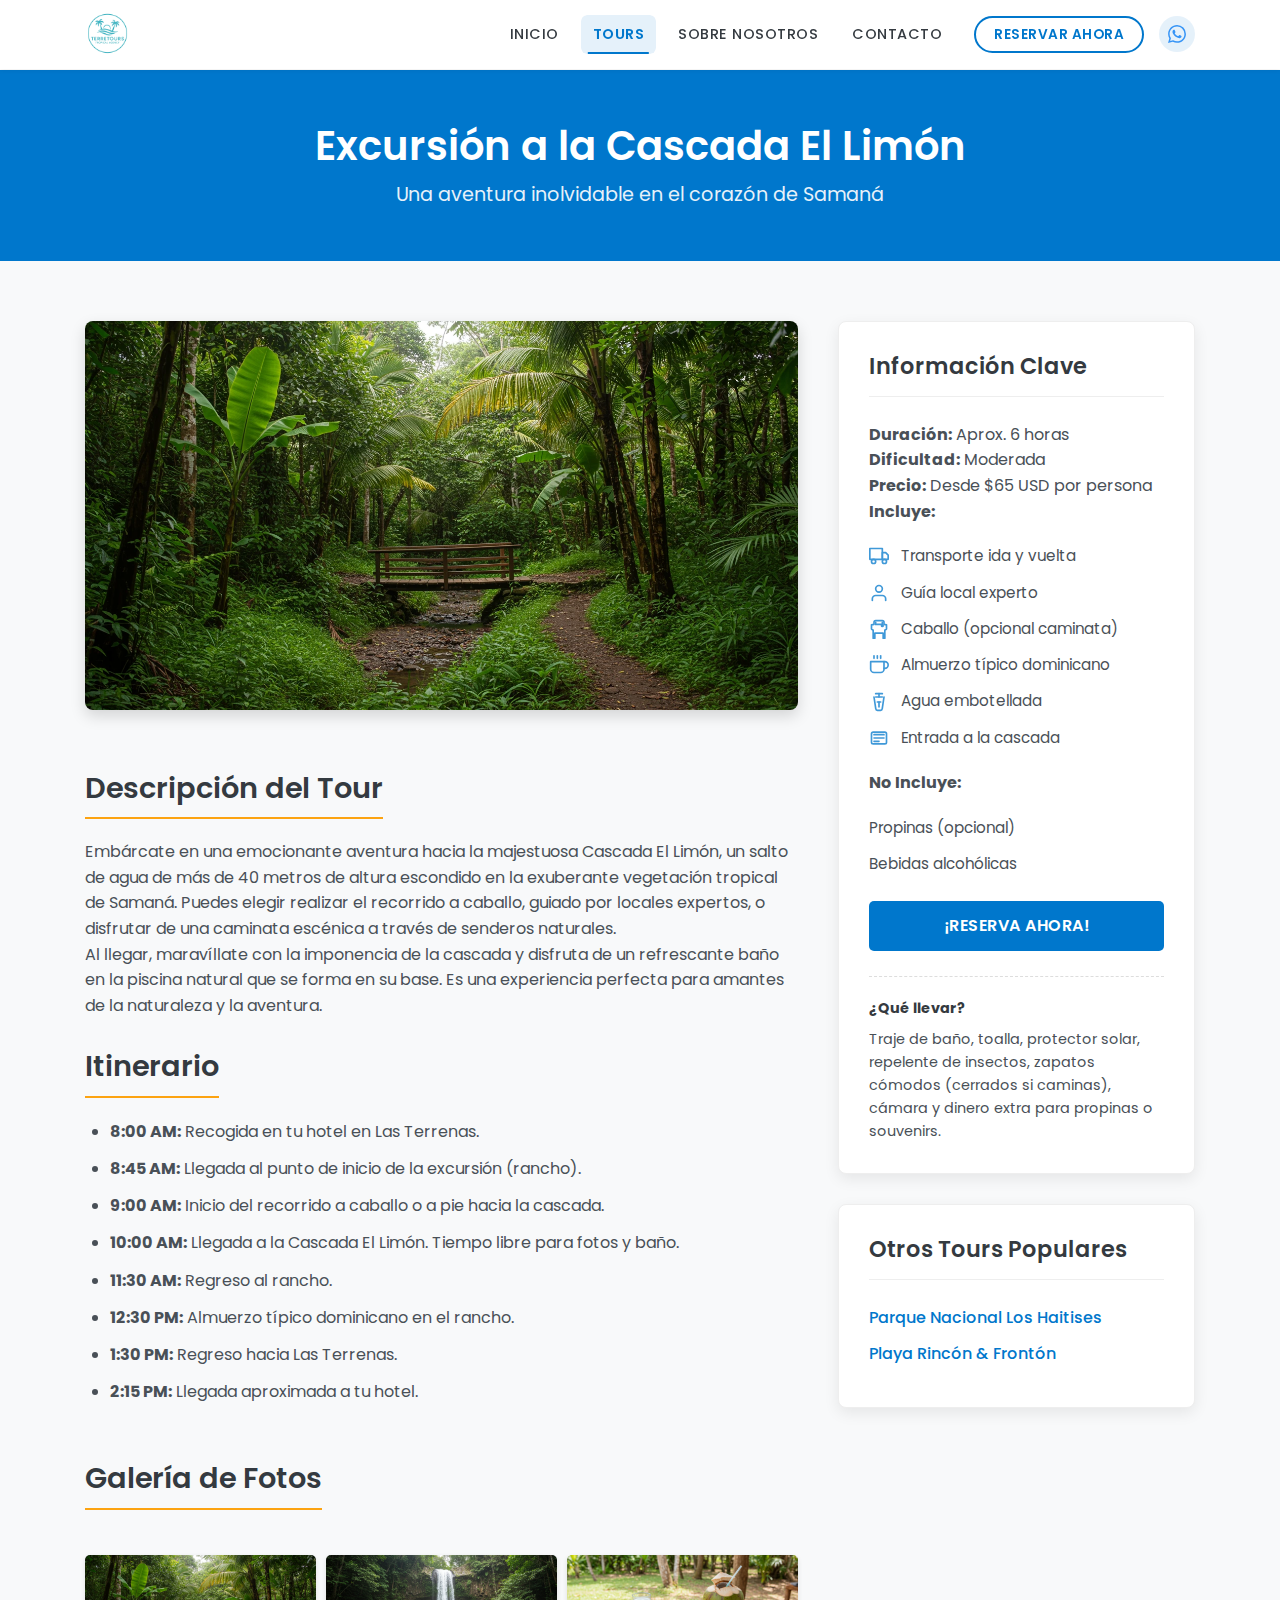
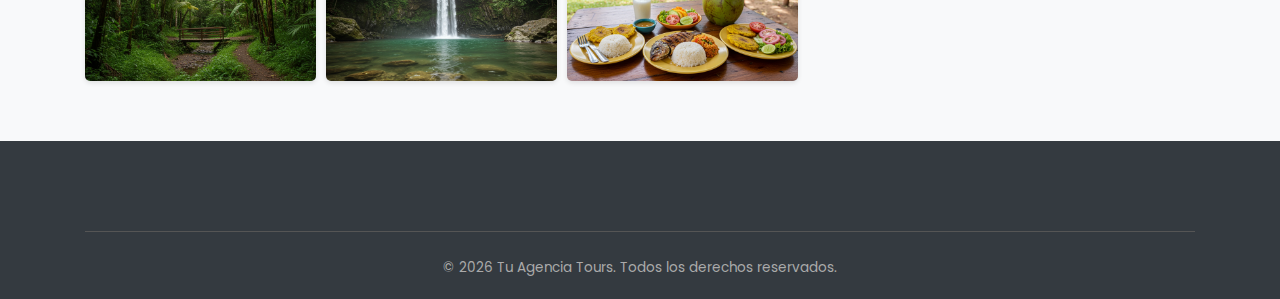
<file: tour-el-limon.html>
<!DOCTYPE html>
<html lang="es">
<head>
    <meta charset="UTF-8">
    <meta name="viewport" content="width=device-width, initial-scale=1.0">
    <meta name="description" content="Detalles de la excursión a la Cascada El Limón desde Las Terrenas. Aventura a caballo, naturaleza exuberante y baño refrescante.">
    <title>Excursión Cascada El Limón - Tu Agencia Tours</title>
    <link rel="stylesheet" href="css/style.css">
    <link rel="icon" href="images/favicon.ico" type="image/x-icon">
    <link rel="preconnect" href="https://fonts.googleapis.com">
    <link rel="preconnect" href="https://fonts.gstatic.com" crossorigin>
    <link href="https://fonts.googleapis.com/css2?family=Poppins:wght@300;400;600;700&display=swap" rel="stylesheet">
</head>
<body>

    <header class="main-header">
        <nav class="navbar">
            <div class="container">
                <a href="index.html" class="navbar-logo">
                    <img src="images/logo.png" alt="Logo Tu Agencia Tours" height="50">
                </a>
                
                <div class="navbar-main">
                    <ul class="navbar-menu">
                        <li><a href="index.html"><span>Inicio</span></a></li>
                        <li><a href="tours.html" class="active"><span>Tours</span></a></li>
                        <li><a href="about.html"><span>Sobre Nosotros</span></a></li>
                        <li><a href="contact.html"><span>Contacto</span></a></li>
                    </ul>
                    
                    <div class="navbar-actions">
                        <a href="contact.html?tour=reserva" class="btn btn-navbar">Reservar Ahora</a>
                        <div class="navbar-social">
                            <a href="https://wa.me/41764073727" target="_blank" aria-label="WhatsApp" class="nav-social-link">
                                <img src="images/icon-whatsapp.svg" alt="WhatsApp">
                            </a>
                        </div>
                    </div>
                </div>
                
                <button class="navbar-toggler" aria-label="Toggle navigation">
                    <span></span>
                    <span></span>
                    <span></span>
                </button>
            </div>
        </nav>
    </header>

    <main>
        <section class="tour-detail-header section-padding">
            <div class="container">
                <h1>Excursión a la Cascada El Limón</h1>
                <p class="tour-subtitle">Una aventura inolvidable en el corazón de Samaná</p>
            </div>
        </section>

        <section class="tour-detail-content section-padding bg-light">
            <div class="container">
                <div class="tour-detail-grid">
                    <div class="tour-detail-main">
                        <img src="images/tour-limon-detail1.webp" alt="Cascada El Limón" class="tour-detail-img-main">

                        <h2>Descripción del Tour</h2>
                        <p>Embárcate en una emocionante aventura hacia la majestuosa Cascada El Limón, un salto de agua de más de 40 metros de altura escondido en la exuberante vegetación tropical de Samaná. Puedes elegir realizar el recorrido a caballo, guiado por locales expertos, o disfrutar de una caminata escénica a través de senderos naturales.</p>
                        <p>Al llegar, maravíllate con la imponencia de la cascada y disfruta de un refrescante baño en la piscina natural que se forma en su base. Es una experiencia perfecta para amantes de la naturaleza y la aventura.</p>

                        <h2>Itinerario</h2>
                        <ul>
                            <li><strong>8:00 AM:</strong> Recogida en tu hotel en Las Terrenas.</li>
                            <li><strong>8:45 AM:</strong> Llegada al punto de inicio de la excursión (rancho).</li>
                            <li><strong>9:00 AM:</strong> Inicio del recorrido a caballo o a pie hacia la cascada.</li>
                            <li><strong>10:00 AM:</strong> Llegada a la Cascada El Limón. Tiempo libre para fotos y baño.</li>
                            <li><strong>11:30 AM:</strong> Regreso al rancho.</li>
                            <li><strong>12:30 PM:</strong> Almuerzo típico dominicano en el rancho.</li>
                            <li><strong>1:30 PM:</strong> Regreso hacia Las Terrenas.</li>
                            <li><strong>2:15 PM:</strong> Llegada aproximada a tu hotel.</li>
                        </ul>

                         <h2>Galería de Fotos</h2>
                         <div class="tour-gallery">
                              <img src="images/tour-limon-detail1.webp" alt="Paisaje camino a El Limón">
                              <img src="images/tour-limon-detail2.webp" alt="Baño en la cascada El Limón">
                              <img src="images/tour-limon-detail3.webp" alt="Almuerzo típico"> <!-- Añade más fotos -->
                         </div>

                    </div>
                    <aside class="tour-detail-sidebar">
                        <div class="sidebar-widget booking-info">
                            <h3>Información Clave</h3>
                            <p><strong>Duración:</strong> Aprox. 6 horas</p>
                            <p><strong>Dificultad:</strong> Moderada</p>
                            <p><strong>Precio:</strong> Desde $65 USD por persona</p>
                            <p><strong>Incluye:</strong></p>
                            <ul>
                                <li><img src="images/icon-transport.svg" alt="" class="inline-icon"> Transporte ida y vuelta</li>
                                <li><img src="images/icon-guide.svg" alt="" class="inline-icon"> Guía local experto</li>
                                <li><img src="images/icon-horse.svg" alt="" class="inline-icon"> Caballo (opcional caminata)</li>
                                <li><img src="images/icon-food.svg" alt="" class="inline-icon"> Almuerzo típico dominicano</li>
                                <li><img src="images/icon-water.svg" alt="" class="inline-icon"> Agua embotellada</li>
                                <li><img src="images/icon-entry.svg" alt="" class="inline-icon"> Entrada a la cascada</li>
                            </ul>
                            <p><strong>No Incluye:</strong></p>
                            <ul>
                                <li>Propinas (opcional)</li>
                                <li>Bebidas alcohólicas</li>
                            </ul>
                            <a href="contact.html?tour=Cascada El Limon" class="btn btn-primary btn-block">¡Reserva Ahora!</a>
                             <p class="recommendation"><strong>¿Qué llevar?</strong> Traje de baño, toalla, protector solar, repelente de insectos, zapatos cómodos (cerrados si caminas), cámara y dinero extra para propinas o souvenirs.</p>
                        </div>
                         <div class="sidebar-widget other-tours">
                            <h3>Otros Tours Populares</h3>
                            <ul>
                                <li><a href="tour-los-haitises.html">Parque Nacional Los Haitises</a></li>
                                <li><a href="tour-playa-rincon.html">Playa Rincón & Frontón</a></li>
                                <!-- Añade más si tienes -->
                            </ul>
                        </div>
                    </aside>
                </div>
            </div>
        </section>
    </main>

    <footer class="main-footer">
         <!-- ... (Igual que en index.html) ... -->
         <div class="container">
            <div class="footer-content">
                </div>
            <div class="footer-bottom">
                <p>© <span id="current-year"></span> Tu Agencia Tours. Todos los derechos reservados.</p>
            </div>
        </div>
    </footer>

    <script src="js/script.js"></script>
</body>
</html>
</file>
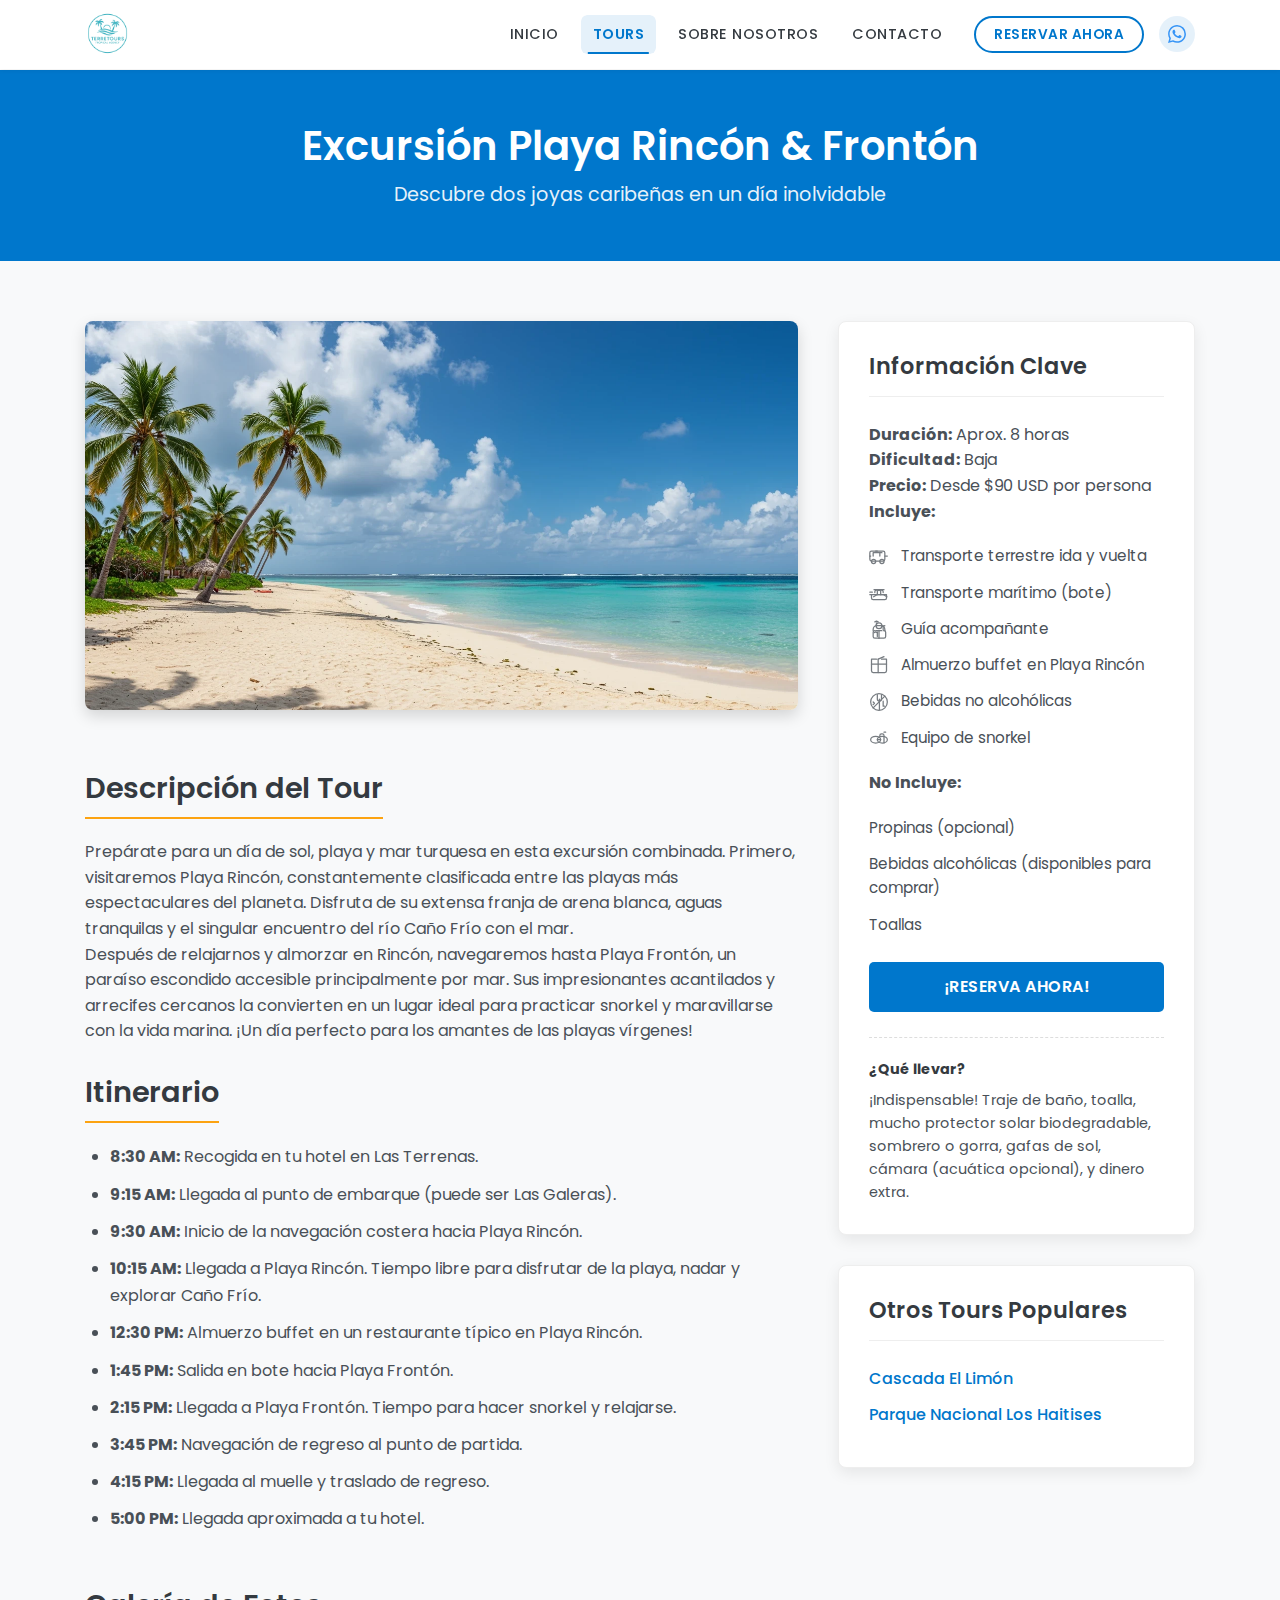
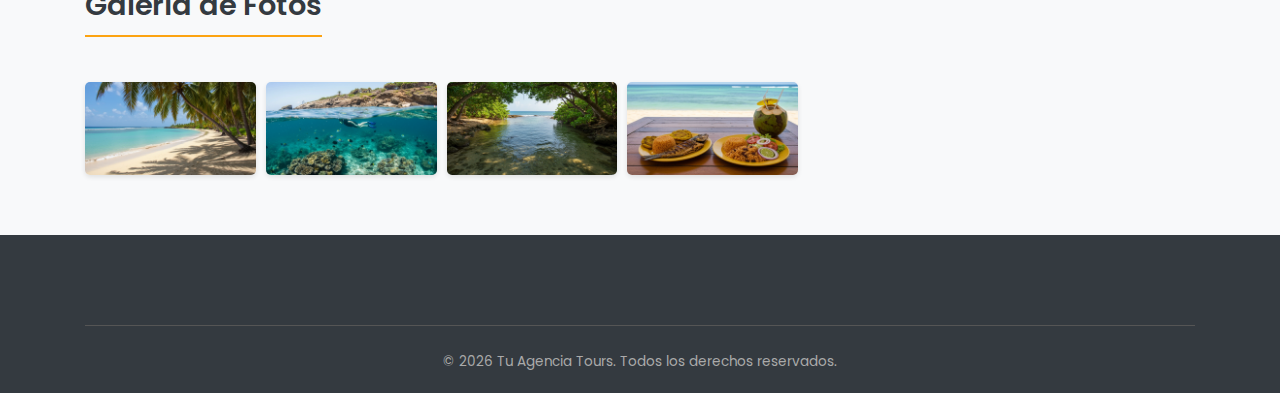
<file: tour-playa-rincon.html>
<!DOCTYPE html>
<html lang="es">
<head>
    <meta charset="UTF-8">
    <meta name="viewport" content="width=device-width, initial-scale=1.0">
    <meta name="description" content="Descubre Playa Rincón, una de las playas más hermosas del mundo, y haz snorkel en Playa Frontón. Tour en barco desde Las Terrenas.">
    <title>Excursión Playa Rincón & Frontón - Tu Agencia Tours</title>
    <link rel="stylesheet" href="css/style.css">
    <link rel="icon" href="images/favicon.ico" type="image/x-icon">
    <link rel="preconnect" href="https://fonts.googleapis.com">
    <link rel="preconnect" href="https://fonts.gstatic.com" crossorigin>
    <link href="https://fonts.googleapis.com/css2?family=Poppins:wght@300;400;600;700&display=swap" rel="stylesheet">
</head>
<body>

    <header class="main-header">
        <nav class="navbar">
            <div class="container">
                <a href="index.html" class="navbar-logo">
                    <img src="images/logo.png" alt="Logo Tu Agencia Tours" height="50">
                </a>
                
                <div class="navbar-main">
                    <ul class="navbar-menu">
                        <li><a href="index.html"><span>Inicio</span></a></li>
                        <li><a href="tours.html" class="active"><span>Tours</span></a></li>
                        <li><a href="about.html"><span>Sobre Nosotros</span></a></li>
                        <li><a href="contact.html"><span>Contacto</span></a></li>
                    </ul>
                    
                    <div class="navbar-actions">
                        <a href="contact.html?tour=reserva" class="btn btn-navbar">Reservar Ahora</a>
                        <div class="navbar-social">
                            <a href="https://wa.me/41764073727" target="_blank" aria-label="WhatsApp" class="nav-social-link">
                                <img src="images/icon-whatsapp.svg" alt="WhatsApp">
                            </a>
                        </div>
                    </div>
                </div>
                
                <button class="navbar-toggler" aria-label="Toggle navigation">
                    <span></span>
                    <span></span>
                    <span></span>
                </button>
            </div>
        </nav>
    </header>

    <main>
        <section class="tour-detail-header section-padding">
            <div class="container">
                <h1>Excursión Playa Rincón & Frontón</h1>
                <p class="tour-subtitle">Descubre dos joyas caribeñas en un día inolvidable</p>
            </div>
        </section>

        <section class="tour-detail-content section-padding bg-light">
            <div class="container">
                <div class="tour-detail-grid">
                    <div class="tour-detail-main">
                        <img src="images/tour-rincon-detail1.webp" alt="Vista panorámica de Playa Rincón" class="tour-detail-img-main" loading="lazy">

                        <h2>Descripción del Tour</h2>
                        <p>Prepárate para un día de sol, playa y mar turquesa en esta excursión combinada. Primero, visitaremos Playa Rincón, constantemente clasificada entre las playas más espectaculares del planeta. Disfruta de su extensa franja de arena blanca, aguas tranquilas y el singular encuentro del río Caño Frío con el mar.</p>
                        <p>Después de relajarnos y almorzar en Rincón, navegaremos hasta Playa Frontón, un paraíso escondido accesible principalmente por mar. Sus impresionantes acantilados y arrecifes cercanos la convierten en un lugar ideal para practicar snorkel y maravillarse con la vida marina. ¡Un día perfecto para los amantes de las playas vírgenes!</p>

                        <h2>Itinerario</h2>
                        <ul>
                            <li><strong>8:30 AM:</strong> Recogida en tu hotel en Las Terrenas.</li>
                            <li><strong>9:15 AM:</strong> Llegada al punto de embarque (puede ser Las Galeras).</li>
                            <li><strong>9:30 AM:</strong> Inicio de la navegación costera hacia Playa Rincón.</li>
                            <li><strong>10:15 AM:</strong> Llegada a Playa Rincón. Tiempo libre para disfrutar de la playa, nadar y explorar Caño Frío.</li>
                            <li><strong>12:30 PM:</strong> Almuerzo buffet en un restaurante típico en Playa Rincón.</li>
                            <li><strong>1:45 PM:</strong> Salida en bote hacia Playa Frontón.</li>
                            <li><strong>2:15 PM:</strong> Llegada a Playa Frontón. Tiempo para hacer snorkel y relajarse.</li>
                            <li><strong>3:45 PM:</strong> Navegación de regreso al punto de partida.</li>
                            <li><strong>4:15 PM:</strong> Llegada al muelle y traslado de regreso.</li>
                            <li><strong>5:00 PM:</strong> Llegada aproximada a tu hotel.</li>
                        </ul>

                         <h2>Galería de Fotos</h2>
                         <div class="tour-gallery">
                              <img src="images/tour-rincon-detail2.webp" loading="lazy" alt="Playa Rincón arena blanca y palmeras">
                              <img src="images/tour-rincon-detail3.webp" loading="lazy" alt="Snorkel en Playa Frontón cerca de los arrecifes">
                              <img src="images/tour-rincon-detail4.webp" loading="lazy" alt="Desembocadura del río Caño Frío en Playa Rincón">
                              <img src="images/tour-rincon-detail5.webp" loading="lazy" alt="Comida típica servida en la playa"> <!-- Añade más fotos -->
                         </div>

                    </div>
                    <aside class="tour-detail-sidebar">
                        <div class="sidebar-widget booking-info">
                            <h3>Información Clave</h3>
                            <p><strong>Duración:</strong> Aprox. 8 horas</p>
                            <p><strong>Dificultad:</strong> Baja</p>
                            <p><strong>Precio:</strong> Desde $90 USD por persona</p> <!-- Precio Ejemplo -->
                            <p><strong>Incluye:</strong></p>
                            <ul>
                                <li><svg class="inline-icon icon-transport" xmlns="http://www.w3.org/2000/svg" viewBox="0 0 24 24" width="22" height="22" fill="none" stroke="currentColor" stroke-width="1.5" stroke-linecap="round" stroke-linejoin="round" role="img" aria-hidden="true">
                                      <rect x="1" y="6" width="18" height="12" rx="2"></rect>
                                      <circle cx="5.5" cy="18.5" r="2.5"></circle>
                                      <circle cx="15.5" cy="18.5" r="2.5"></circle>
                                      <path d="M19 12h3M1 12h1M5 12V8h8v4M13 8h2.5"></path>
                                      <line x1="8" y1="6" x2="10" y2="6"></line>
                                    </svg> Transporte terrestre ida y vuelta</li>
                                <li><svg class="inline-icon icon-boat" xmlns="http://www.w3.org/2000/svg" viewBox="0 0 24 24" width="22" height="22" fill="none" stroke="currentColor" stroke-width="1.5" stroke-linecap="round" stroke-linejoin="round" role="img" aria-hidden="true">
                                      <path d="M21.5 16.5l-4-2.5h-8l-4 2.5"></path>
                                      <path d="M3 14h18v4a2 2 0 0 1-2 2H5a2 2 0 0 1-2-2v-4z"></path>
                                      <path d="M14 14V9.5L12 8 10 9.5V14"></path>
                                      <path d="M17 11.5v-1a2 2 0 0 0-2-2h-6a2 2 0 0 0-2 2v1"></path>
                                      <line x1="1" y1="11" x2="4" y2="11"></line>
                                      <line x1="1" y1="14" x2="3" y2="14"></line>
                                      <path d="M6 8h12"></path>
                                    </svg> Transporte marítimo (bote)</li>
                                <li><svg class="inline-icon icon-guide" xmlns="http://www.w3.org/2000/svg" viewBox="0 0 24 24" width="22" height="22" fill="none" stroke="currentColor" stroke-width="1.5" stroke-linecap="round" stroke-linejoin="round" role="img" aria-hidden="true">
                                      <path d="M12 11.5a3.5 3.5 0 1 0 0-7 3.5 3.5 0 0 0 0 7z"></path>
                                      <path d="M19 14v-1.5a4.5 4.5 0 0 0-4.5-4.5h-5A4.5 4.5 0 0 0 5 12.5V14"></path>
                                      <path d="M17.5 14h.5a2 2 0 0 1 2 2v5a2 2 0 0 1-2 2h-11a2 2 0 0 1-2-2v-5a2 2 0 0 1 2-2h.5"></path>
                                      <path d="M15.5 14H12v9.5"></path>
                                      <path d="M12 14h-3.5"></path>
                                      <path d="M6 16.5l2-1 2 1"></path>
                                      <path d="M10 15.5V21"></path>
                                      <path d="M11 3.5l-2-1-2 1"></path>
                                      <path d="M9 4.5V8"></path>
                                      <path d="M15 8l2 1 2-1"></path>
                                      <path d="M17 8v4.5"></path>
                                    </svg> Guía acompañante</li>
                                <li><svg class="inline-icon icon-drinks" xmlns="http://www.w3.org/2000/svg" viewBox="0 0 24 24" width="22" height="22" fill="none" stroke="currentColor" stroke-width="1.5" stroke-linecap="round" stroke-linejoin="round" role="img" aria-hidden="true">
                                      <path d="M15 5h6v14a2 2 0 0 1-2 2H5a2 2 0 0 1-2-2V5h6"></path>
                                      <path d="M11 5v16"></path>
                                      <line x1="3" y1="11" x2="21" y2="11"></line>
                                      <line x1="11" y1="5" x2="18" y2="2"></line>
                                    </svg> Almuerzo buffet en Playa Rincón</li>
                                <li><svg class="inline-icon icon-food" xmlns="http://www.w3.org/2000/svg" viewBox="0 0 24 24" width="22" height="22" fill="none" stroke="currentColor" stroke-width="1.5" stroke-linecap="round" stroke-linejoin="round" role="img" aria-hidden="true">
                                      <circle cx="12" cy="12" r="10"></circle>
                                      <line x1="5" y1="19" x2="19" y2="5"></line>
                                      <path d="M10 3v5.5a2.5 2.5 0 0 0 5 0V3"></path>
                                      <path d="M12.5 8.5V21"></path>
                                      <path d="M5 12l1.5 1.5L5 15"></path>
                                      <path d="M17 11v6h1.5"></path>
                                    </svg> Bebidas no alcohólicas</li>
                                <li><svg class="inline-icon icon-snorkel" xmlns="http://www.w3.org/2000/svg" viewBox="0 0 24 24" width="22" height="22" fill="none" stroke="currentColor" stroke-width="1.5" stroke-linecap="round" stroke-linejoin="round" role="img" aria-hidden="true">
                                      <ellipse cx="8" cy="14" rx="6" ry="4"></ellipse>
                                      <ellipse cx="16" cy="14" rx="6" ry="4"></ellipse>
                                      <path d="M14 14h-4"></path>
                                      <path d="M18 18V9a2 2 0 0 0-2-2h-1a2 2 0 0 0-2 2v1"></path>
                                      <path d="M20 5h-2"></path>
                                    </svg> Equipo de snorkel</li> <!-- Icono específico si tienes -->
                            </ul>
                            <p><strong>No Incluye:</strong></p>
                            <ul>
                                <li>Propinas (opcional)</li>
                                <li>Bebidas alcohólicas (disponibles para comprar)</li>
                                <li>Toallas</li>
                            </ul>
                            <a href="contact.html?tour=Playa%20Rincon%20%26%20Fronton" class="btn btn-primary btn-block">¡Reserva Ahora!</a> <!-- Query Param actualizado -->
                             <p class="recommendation"><strong>¿Qué llevar?</strong> ¡Indispensable! Traje de baño, toalla, mucho protector solar biodegradable, sombrero o gorra, gafas de sol, cámara (acuática opcional), y dinero extra.</p>
                        </div>
                         <div class="sidebar-widget other-tours">
                            <h3>Otros Tours Populares</h3>
                             <ul>
                                <li><a href="tour-el-limon.html">Cascada El Limón</a></li> <!-- Actualizado -->
                                <li><a href="tour-los-haitises.html">Parque Nacional Los Haitises</a></li> <!-- Actualizado -->
                                <!-- Añade más si tienes -->
                            </ul>
                        </div>
                    </aside>
                </div>
            </div>
        </section>
    </main>

    <footer class="main-footer">
        <!-- ... (Footer es igual) ... -->
         <div class="container">
            <div class="footer-content">
                 <!-- ... Contenido del footer ... -->
            </div>
            <div class="footer-bottom">
                <p>© <span id="current-year"></span> Tu Agencia Tours. Todos los derechos reservados.</p>
            </div>
        </div>
    </footer>

    <script src="js/script.js"></script>
</body>
</html>
</file>
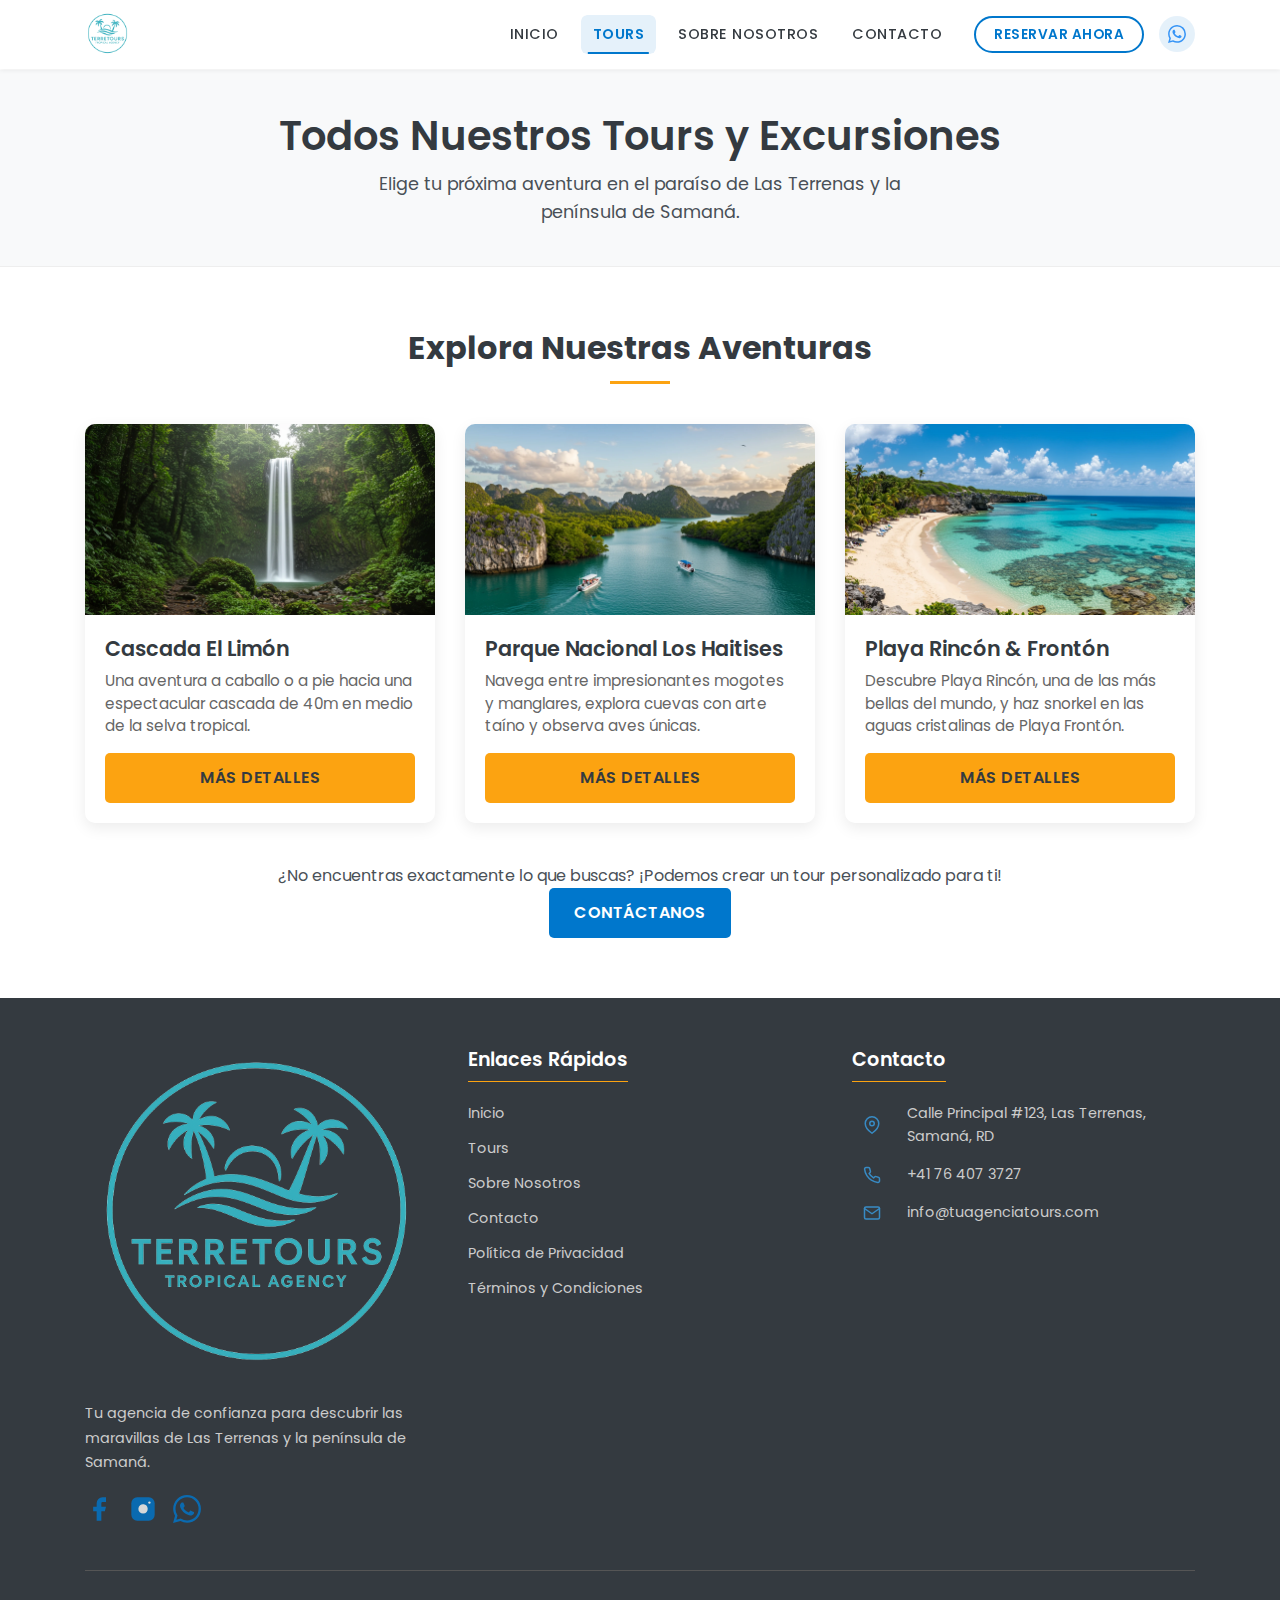
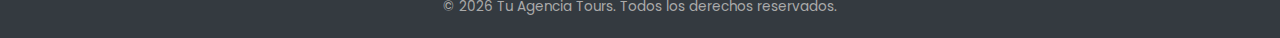
<file: tours.html>
<!DOCTYPE html>
<html lang="es">
<head>
    <meta charset="UTF-8">
    <meta name="viewport" content="width=device-width, initial-scale=1.0">
    <meta name="description" content="Explora todos los tours y excursiones que ofrecemos en Las Terrenas, Samaná. Aventura, playas, naturaleza y cultura dominicana.">
    <title>Nuestros Tours y Excursiones - Tu Agencia Tours, Las Terrenas</title>
    <link rel="stylesheet" href="css/style.css">
    <!-- Favicon (opcional pero recomendado) -->
    <link rel="icon" href="images/favicon.ico" type="image/x-icon">
    
    <!-- Metaetiquetas para SEO -->
    <meta name="keywords" content="tours, excursiones, Las Terrenas, Samaná, Cascada El Limón, Los Haitises, Playa Rincón">
    <meta name="author" content="Tu Agencia Tours">
    <meta name="robots" content="index, follow">
    <link rel="canonical" href="https://agenciatours.vercel.app/tours.html">
    
    <!-- Open Graph / Facebook -->
    <meta property="og:type" content="website">
    <meta property="og:url" content="https://agenciatours.vercel.app/tours.html">
    <meta property="og:title" content="Nuestros Tours y Excursiones - Tu Agencia Tours, Las Terrenas">
    <meta property="og:description" content="Explora todos los tours y excursiones que ofrecemos en Las Terrenas, Samaná. Aventura, playas, naturaleza y cultura dominicana.">
    <meta property="og:image" content="https://agenciatours.vercel.app/images/og-image.webp">
    <meta property="og:locale" content="es_ES">
    <meta property="og:site_name" content="Tu Agencia Tours">
    
    <!-- Twitter Card -->
    <meta name="twitter:card" content="summary_large_image">
    <meta name="twitter:url" content="https://agenciatours.vercel.app/tours.html">
    <meta name="twitter:title" content="Nuestros Tours y Excursiones - Tu Agencia Tours, Las Terrenas">
    <meta name="twitter:description" content="Explora todos los tours y excursiones que ofrecemos en Las Terrenas, Samaná. Aventura, playas, naturaleza y cultura dominicana.">
    <meta name="twitter:image" content="https://agenciatours.vercel.app/images/og-image.webp">
    
    <!-- Google Fonts (Ejemplo) -->
    <link rel="preconnect" href="https://fonts.googleapis.com">
    <link rel="preconnect" href="https://fonts.gstatic.com" crossorigin>
    <link href="https://fonts.googleapis.com/css2?family=Poppins:wght@300;400;600;700&display=swap" rel="stylesheet">
</head>
<body>

    <header class="main-header">
        <nav class="navbar">
            <div class="container">
                <a href="index.html" class="navbar-logo">
                    <img src="images/logo.png" alt="Logo Tu Agencia Tours" height="50">
                </a>
                
                <div class="navbar-main">
                    <ul class="navbar-menu">
                        <li><a href="index.html"><span>Inicio</span></a></li>
                        <li><a href="tours.html" class="active"><span>Tours</span></a></li> <!-- Marcar como activa -->
                        <li><a href="about.html"><span>Sobre Nosotros</span></a></li>
                        <li><a href="contact.html"><span>Contacto</span></a></li>
                    </ul>
                    
                    <div class="navbar-actions">
                        <a href="contact.html?tour=reserva" class="btn btn-navbar">Reservar Ahora</a>
                        <div class="navbar-social">
                            <a href="https://wa.me/41764073727" target="_blank" aria-label="WhatsApp" class="nav-social-link">
                                <img src="images/icon-whatsapp.svg" alt="WhatsApp">
                            </a>
                        </div>
                    </div>
                </div>
                
                <button class="navbar-toggler" aria-label="Toggle navigation">
                    <span></span>
                    <span></span>
                    <span></span>
                </button>
            </div>
        </nav>
    </header>

    <main>
        <!-- Sección de Cabecera de la Página (Opcional, pero da contexto) -->
        <section class="page-header section-padding bg-light">
            <div class="container text-center">
                <h1>Todos Nuestros Tours y Excursiones</h1>
                <p>Elige tu próxima aventura en el paraíso de Las Terrenas y la península de Samaná.</p>
            </div>
        </section>

        <!-- Sección con Todos los Tours -->
        <section class="all-tours section-padding">
            <div class="container">
                <h2 class="section-title">Explora Nuestras Aventuras</h2>
                <div class="tours-grid">

                    <!-- Tour Card 1: Cascada El Limón -->
                    <div class="tour-card">
                        <img src="images/tour-limon-featured.webp" alt="Cascada El Limón" class="tour-card-img">
                        <div class="tour-card-content">
                            <h3>Cascada El Limón</h3>
                            <p>Una aventura a caballo o a pie hacia una espectacular cascada de 40m en medio de la selva tropical.</p>
                            <a href="tour-el-limon.html" class="btn btn-secondary">Más Detalles</a>
                        </div>
                    </div>

                    <!-- Tour Card 2: Parque Nacional Los Haitises -->
                    <div class="tour-card">
                        <img src="images/tour-haitises-featured.webp" alt="Parque Nacional Los Haitises" class="tour-card-img">
                        <div class="tour-card-content">
                            <h3>Parque Nacional Los Haitises</h3>
                            <p>Navega entre impresionantes mogotes y manglares, explora cuevas con arte taíno y observa aves únicas.</p>
                            <a href="tour-los-haitises.html" class="btn btn-secondary">Más Detalles</a>
                        </div>
                    </div>

                    <!-- Tour Card 3: Playa Rincón & Frontón -->
                    <div class="tour-card">
                        <img src="images/tour-rincon-featured.webp" alt="Playa Rincón" class="tour-card-img">
                        <div class="tour-card-content">
                            <h3>Playa Rincón & Frontón</h3>
                            <p>Descubre Playa Rincón, una de las más bellas del mundo, y haz snorkel en las aguas cristalinas de Playa Frontón.</p>
                            <a href="tour-playa-rincon.html" class="btn btn-secondary">Más Detalles</a>
                        </div>
                    </div>

                    <!-- Tour Card 4: (Añade aquí otro tour si lo tienes) -->
                    <!--
                    <div class="tour-card">
                        <img src="images/tour-nuevo-featured.jpg" alt="Nombre del Nuevo Tour" class="tour-card-img">
                        <div class="tour-card-content">
                            <h3>Nombre del Nuevo Tour</h3>
                            <p>Descripción breve y atractiva de esta nueva excursión que ofreces.</p>
                            <a href="tour-nuevo.html" class="btn btn-secondary">Más Detalles</a>
                        </div>
                    </div>
                    -->

                     <!-- Tour Card 5: (Otro ejemplo) -->
                    <!--
                    <div class="tour-card">
                        <img src="images/tour-otro-featured.jpg" alt="Nombre de Otro Tour" class="tour-card-img">
                        <div class="tour-card-content">
                            <h3>Otro Tour Emocionante</h3>
                            <p>Detalles concisos sobre esta experiencia única en Las Terrenas.</p>
                            <a href="tour-otro.html" class="btn btn-secondary">Más Detalles</a>
                        </div>
                    </div>
                    -->

                </div> <!-- Fin de .tours-grid -->

                 <!-- Opcional: Botón para contactar si no encuentran lo que buscan -->
                 <div class="text-center" style="margin-top: 40px;">
                     <p>¿No encuentras exactamente lo que buscas? ¡Podemos crear un tour personalizado para ti!</p>
                     <a href="contact.html" class="btn btn-primary">Contáctanos</a>
                 </div>

            </div> <!-- Fin de .container -->
        </section>

    </main>

    <footer class="main-footer">
        <div class="container">
            <div class="footer-content">
                <div class="footer-section about">
                    <img src="images/logo.png" alt="Logo Tu Agencia Tours" height="40" style="margin-bottom: 10px;">
                    <p>Tu agencia de confianza para descubrir las maravillas de Las Terrenas y la península de Samaná.</p>
                    <div class="social-links">
                        <a href="#" target="_blank" aria-label="Facebook"><img src="images/icon-facebook.svg" alt="Facebook"></a>
                        <a href="#" target="_blank" aria-label="Instagram"><img src="images/icon-instagram.svg" alt="Instagram"></a>
                        <a href="https://wa.me/41764073727" target="_blank" aria-label="WhatsApp"><img src="images/icon-whatsapp.svg" alt="WhatsApp"></a>
                    </div>
                </div>
                <div class="footer-section links">
                    <h3>Enlaces Rápidos</h3>
                    <ul>
                        <li><a href="index.html">Inicio</a></li>
                        <li><a href="tours.html">Tours</a></li>
                        <li><a href="about.html">Sobre Nosotros</a></li>
                        <li><a href="contact.html">Contacto</a></li>
                        <li><a href="#">Política de Privacidad</a></li>
                        <li><a href="#">Términos y Condiciones</a></li>
                    </ul>
                </div>
                <div class="footer-section contact-info">
                    <h3>Contacto</h3>
                    <p><img src="images/icon-pin.svg" alt="Dirección" class="contact-icon"> Calle Principal #123, Las Terrenas, Samaná, RD</p>
                    <p><img src="images/icon-phone.svg" alt="Teléfono" class="contact-icon"> +41 76 407 3727</p>
                    <p><img src="images/icon-email.svg" alt="Email" class="contact-icon"> info@tuagenciatours.com</p>
                </div>
            </div>
            <div class="footer-bottom">
                <p>© <span id="current-year"></span> Tu Agencia Tours. Todos los derechos reservados.</p>
            </div>
        </div>
    </footer>

    <script src="js/script.js"></script>
</body>
</html>
</file>
<file: css/style.css>
/* --- Reset Básico y Variables --- */
:root {
    --primary-color: #0077cc; /* Azul vibrante */
    --secondary-color: #fca311; /* Naranja/Amarillo cálido */
    --light-color: #f8f9fa;
    --dark-color: #343a40;
    --text-color: #495057;
    --body-font: 'Poppins', sans-serif;
    --heading-font: 'Poppins', sans-serif;
    --container-width: 1140px;
    --navbar-height: 70px; /* Altura base navbar */
    --primary-color-rgb: 0, 119, 204; /* RGB equivalente al azul primario */
}

* {
    box-sizing: border-box;
    margin: 0;
    padding: 0;
}

html {
    scroll-behavior: smooth;
}

body {
    font-family: var(--body-font);
    line-height: 1.6;
    color: var(--text-color);
    background-color: #fff;
}

h1, h2, h3, h4, h5, h6 {
    font-family: var(--heading-font);
    font-weight: 600;
    margin-bottom: 0.8rem;
    color: var(--dark-color);
    line-height: 1.3;
}

/* Tamaños de fuente base */
h1 { font-size: 2.5rem; }
h2 { font-size: 2rem; }
h3 { font-size: 1.5rem; }

a {
    color: var(--primary-color);
    text-decoration: none;
    transition: color 0.3s ease;
}

a:hover {
    color: #005fa3; /* Un azul más oscuro al pasar el ratón */
}

ul {
    list-style: none;
}

img {
    max-width: 100%;
    height: auto;
    display: block;
}

.container {
    max-width: var(--container-width);
    margin: 0 auto;
    padding: 0 15px;
}

.section-padding {
    padding: 60px 0;
}

.bg-light {
    background-color: var(--light-color);
}

.text-center {
    text-align: center;
}

.section-title {
    text-align: center;
    margin-bottom: 40px;
    font-weight: 700;
    position: relative;
    padding-bottom: 15px;
}

.section-title::after {
    content: '';
    position: absolute;
    bottom: 0;
    left: 50%;
    transform: translateX(-50%);
    width: 60px;
    height: 3px;
    background-color: var(--secondary-color);
}

/* --- Botones --- */
.btn {
    display: inline-block;
    padding: 12px 25px;
    border: none;
    border-radius: 5px;
    font-size: 1rem;
    font-weight: 600;
    cursor: pointer;
    text-align: center;
    transition: background-color 0.3s ease, transform 0.2s ease;
    text-transform: uppercase;
    letter-spacing: 0.5px;
}

.btn-primary {
    background-color: var(--primary-color);
    color: #fff;
}

.btn-primary:hover {
    background-color: #005fa3;
    color: #fff;
    transform: translateY(-2px);
}

.btn-secondary {
    background-color: var(--secondary-color);
    color: var(--dark-color);
}

.btn-secondary:hover {
    background-color: #e0900a;
    color: var(--dark-color);
     transform: translateY(-2px);
}

.btn-block {
    display: block;
    width: 100%;
}


/* --- Header y Navbar mejorado --- */
.main-header {
    position: fixed;
    top: 0;
    left: 0;
    width: 100%;
    z-index: 1001; /* Ajustamos z-index del header */
    transition: background-color 0.4s ease, box-shadow 0.4s ease, padding 0.4s ease;
    height: auto;
    background-color: #ffffff; /* Fondo blanco siempre para claridad */
    box-shadow: 0 1px 5px rgba(0, 0, 0, 0.08); /* Sombra única y sutil */
    padding: 12px 0; /* Padding reducido de 10px a 8px */
    display: flex;
    align-items: center; /* Alineación vertical centrada */
}

.main-header.scrolled {
    /* No necesitamos estilos diferentes aquí si siempre es blanco */
}

.navbar {
    display: flex;
    align-items: center;
    transition: all 0.3s ease;
    height: auto;
    width: 100%; /* Asegurar que ocupe todo el ancho */
}

.navbar .container {
    display: flex;
    justify-content: space-between;
    align-items: center;
    width: 100%;
    position: relative;
}

.navbar-logo {
    display: flex;
    align-items: center;
    z-index: 5;
    transition: transform 0.3s ease;
}

.navbar-logo:hover {
    transform: scale(1.05);
}

.navbar-logo img {
    height: 45px; /* Altura fija */
    transition: none; /* Sin transición de altura */
}

.navbar-main {
    display: flex;
    align-items: center;
    justify-content: flex-end; /* Alinear elementos al final por defecto */
    flex: 1;
    margin-left: 20px; /* Reducir margen izquierdo */
}

.navbar-menu {
    display: flex;
    gap: 10px; /* Aumentar espacio entre elementos */
}

.navbar-menu li {
    position: relative;
    margin: 0;
}

.navbar-menu a {
    color: var(--dark-color);
    font-weight: 500;
    padding: 8px 12px; /* Ajustar padding */
    border-radius: 6px;
    transition: all 0.3s ease;
    position: relative;
    display: flex;
    align-items: center;
    overflow: hidden;
    text-transform: uppercase;
    font-size: 0.9rem;
    letter-spacing: 0.5px;
    text-shadow: none;
}

.navbar-menu a span {
    position: relative;
    z-index: 2;
}

.navbar-menu a::before {
    content: '';
    position: absolute;
    bottom: 0;
    left: 0;
    width: 100%;
    height: 0;
    background-color: var(--primary-color);
    opacity: 0.1;
    border-radius: 6px;
    transition: height 0.3s ease;
    z-index: 1;
}

.navbar-menu a:hover::before,
.navbar-menu a.active::before {
    height: 100%;
}

.navbar-menu a::after {
    content: '';
    position: absolute;
    bottom: 0;
    left: 50%;
    transform: translateX(-50%);
    width: 0;
    height: 2px;
    background-color: var(--primary-color);
    transition: width 0.3s ease, background-color 0.3s ease;
    z-index: 2;
}

.navbar-menu a:hover::after,
.navbar-menu a.active::after {
    width: 80%;
}

.navbar-menu a.active {
    color: var(--primary-color);
    font-weight: 600;
}

.navbar-actions {
    display: flex;
    align-items: center;
    gap: 15px;
    margin-left: 20px; /* Añadir margen para separar de los enlaces */
}

.btn-navbar {
    border: 2px solid var(--primary-color); /* Borde azul */
    background-color: transparent;
    color: var(--primary-color); /* Texto azul */
    padding: 6px 18px; /* Ajustar padding */
    border-radius: 24px;
    font-size: 0.85rem;
    font-weight: 600;
    letter-spacing: 0.5px;
    text-transform: uppercase;
    box-shadow: none; /* Quitar sombra */
    transition: all 0.3s ease;
}

.btn-navbar:hover {
    transform: translateY(-2px);
    background-color: var(--primary-color);
    border-color: var(--primary-color);
    color: white;
}

.navbar-social {
    display: flex;
}

.nav-social-link {
    background-color: rgba(var(--primary-color-rgb), 0.1);
    display: flex;
    align-items: center;
    justify-content: center;
    width: 36px;
    height: 36px;
    border-radius: 50%;
    transition: all 0.3s ease;
}

.nav-social-link:hover {
    background-color: var(--primary-color);
    transform: translateY(-3px);
}

.nav-social-link img {
    width: 18px;
    height: 18px;
    filter: invert(22%) sepia(93%) saturate(1352%) hue-rotate(189deg) brightness(96%) contrast(101%);
    transition: filter 0.3s ease;
}

.navbar-toggler {
    display: none; /* Oculto por defecto */
    background: transparent;
    border: none;
    width: 40px; /* Área de toque */
    height: 40px;
    position: relative;
    cursor: pointer;
    z-index: 1003; /* El toggler debe estar encima de todo */
    padding: 0;
    margin-left: auto; /* Empujar a la derecha si no hay acciones */
}

.navbar-toggler span {
    display: block;
    width: 25px;
    height: 2px;
    background-color: var(--dark-color); /* Color oscuro */
    margin: 5px auto; /* Centrado */
    transition: transform 0.3s ease, opacity 0.3s ease;
    border-radius: 2px;
    box-shadow: none;
}

.navbar-toggler.active span:nth-child(1) {
    transform: translateY(7px) rotate(45deg);
}

.navbar-toggler.active span:nth-child(2) {
    opacity: 0;
}

.navbar-toggler.active span:nth-child(3) {
    transform: translateY(-7px) rotate(-45deg);
}

/* Media Query para Tablet */
@media (max-width: 992px) {
    .navbar-main {
        margin-left: 15px;
    }
    .navbar-menu {
        gap: 5px;
    }
    .navbar-menu a {
        padding: 8px 10px;
        font-size: 0.85rem;
    }
    .navbar-actions {
        margin-left: 15px;
    }
    .btn-navbar {
        padding: 5px 15px;
        font-size: 0.8rem;
    }
}

/* Media Query para Móvil */
@media (max-width: 767.98px) {
    :root {
        --navbar-height: 60px; /* Altura fija para móvil */
    }
    .main-header {
        padding: 0 15px;
        height: var(--navbar-height);
        z-index: 1001;
    }
    .navbar .container {
        /* No necesita padding extra aquí */
    }
    .navbar-logo img {
        height: 35px;
    }
    .navbar-toggler {
        display: block;
        z-index: 1003;
    }

    /* Contenedor principal del menú deslizante */
    .navbar-main {
        position: fixed;
        top: 0;
        right: -100%; /* Empieza fuera de pantalla */
        width: 80%;
        max-width: 300px;
        height: 100vh;
        background-color: white;
        box-shadow: -3px 0 10px rgba(0, 0, 0, 0.1);
        display: flex;
        flex-direction: column;
        justify-content: flex-start;
        padding: calc(var(--navbar-height) + 20px) 20px 30px;
        transition: right 0.4s ease-in-out;
        z-index: 1002; /* Encima del header y overlay */
        overflow-y: auto;
    }

    .navbar-main.active {
        right: 0; /* Mover a la pantalla */
    }

    /* Estilos del menú de enlaces (UL) DENTRO del .navbar-main */
    .navbar-menu {
        display: block; /* Asegurar que sea un bloque */
        width: 100%;
        padding: 0;
        margin: 0 0 30px 0; /* Margen inferior para separar de acciones */
        list-style: none;
        /* Quitamos position, transition, etc. que no aplican aquí */
    }

    .navbar-menu li {
        margin: 0;
        width: 100%;
        border-bottom: 1px solid #eee;
        display: block;
    }
    .navbar-menu li:last-child {
        border-bottom: none;
    }

    .navbar-menu a {
        display: block;
        padding: 14px 10px;
        font-size: 1rem;
        color: var(--dark-color);
        text-decoration: none;
        transition: background-color 0.2s ease, color 0.2s ease;
        font-weight: 500;
        text-align: left;
    }
    .navbar-menu a.active {
        color: var(--primary-color);
        background-color: rgba(var(--primary-color-rgb), 0.05);
        font-weight: 600;
    }
    .navbar-menu a:hover {
        background-color: rgba(var(--primary-color-rgb), 0.1);
        color: var(--primary-color);
    }
    .navbar-menu a::before, .navbar-menu a::after {
        display: none;
    }

    /* Estilos de las acciones DENTRO del .navbar-main */
    .navbar-actions {
        display: flex;
        flex-direction: column;
        width: 100%;
        gap: 15px;
        margin-top: auto; /* Empujar al final */
        padding-top: 20px;
        border-top: 1px solid #eee;
        align-items: stretch;
    }
    
    /* ... (resto de estilos .btn-navbar, .navbar-social) ... */
    
    /* Overlay */
    /* ... (estilos overlay) ... */
}

/* Ajuste para el contenido principal */
main {
    padding-top: var(--navbar-height, 70px); /* Usar variable o valor por defecto */
}

/* Hacemos que el hero ocupe toda la pantalla visible sin el navbar */
.hero {
    height: 100vh;
}

/* --- Hero Section (Mobile First) --- */
.hero {
    /* Imagen POR DEFECTO (Móvil) */
    background: url('../images/hero-mobile-bg.jpg') no-repeat center center/cover;

    /* Ajustes de altura para móvil */
    height: calc(100vh - 70px); /* Ajustar altura hero en móvil */
    min-height: 450px; /* Altura mínima para evitar que sea muy pequeño */

    /* Estilos generales del Hero */
    display: flex;
    justify-content: center;
    align-items: center;
    text-align: center;
    padding: 0 20px;
    position: relative;
}

.hero-content {
    /* --- Estilos Glassmorphism --- */
    background-color: rgba(255, 255, 255, 0.15);
    backdrop-filter: blur(10px); /* Desenfoque (ajusta si es necesario) */
    -webkit-backdrop-filter: blur(10px);
    border-radius: 15px;
    border: 1px solid rgba(255, 255, 255, 0.2);
    box-shadow: 0 4px 25px rgba(0, 0, 0, 0.1);

    /* --- Layout y Texto (Ajustes para móvil) --- */
    padding: 25px 30px;     /* Menos padding en móvil */
    max-width: 90%;        /* Que no ocupe todo el ancho */
    color: #fff;
    margin-top: calc(var(--navbar-height) / 2); /* Empujar un poco hacia abajo si el navbar es sticky */
}

/* Texto del Hero (Ajustes para móvil) */
.hero-content h1 {
    color: #fff;
    font-size: 2.2rem;     /* Tamaño más pequeño para h1 en móvil */
    margin-bottom: 0.8rem;
    font-weight: 700;
    text-shadow: 1px 1px 3px rgba(0, 0, 0, 0.3);
}

.hero-content p {
    color: #f0f0f0;
    font-size: 1rem;       /* Tamaño más pequeño para p en móvil */
    margin-bottom: 1.5rem;
    font-weight: 400;
    text-shadow: 1px 1px 2px rgba(0, 0, 0, 0.4);
    line-height: 1.5;
}

/* --- Media Query para Tablets y Escritorio (A partir de 768px) --- */
@media (min-width: 768px) {
    .hero {
        /* Cambiamos a la imagen de Escritorio */
        background-image: url('../images/hero-bg.webp'); /* Imagen para escritorio */

        /* Restauramos altura original de escritorio */
        height: calc(100vh - var(--navbar-height));
        min-height: 600px; /* Altura mínima deseada para escritorio */
    }

    /* Restauramos estilos del contenido para escritorio */
    .hero-content {
         padding: 35px 45px; /* Padding original de escritorio */
         max-width: 750px;   /* Ancho máximo original */
         margin-top: 0; /* Quitamos el margen superior extra */
    }

     .hero-content h1 {
        font-size: 3.5rem; /* Tamaño original de escritorio */
        margin-bottom: 1rem;
    }

    .hero-content p {
        font-size: 1.2rem; /* Tamaño original de escritorio */
        margin-bottom: 2rem;
    }
}


/* --- Tours Grid (Usado en Inicio y Página de Tours) --- */
.tours-grid {
    display: grid;
    grid-template-columns: repeat(auto-fit, minmax(300px, 1fr));
    gap: 30px;
}

.tour-card {
    background-color: #fff;
    border-radius: 8px;
    overflow: hidden;
    box-shadow: 0 4px 10px rgba(0,0,0,0.1);
    transition: transform 0.3s ease, box-shadow 0.3s ease;
    display: flex;
    flex-direction: column;
}

.tour-card:hover {
    transform: translateY(-5px);
    box-shadow: 0 8px 15px rgba(0,0,0,0.15);
}

.tour-card-img {
    width: 100%;
    height: 200px;
    object-fit: cover;
}

.tour-card-content {
    padding: 20px;
    flex-grow: 1;
    display: flex;
    flex-direction: column;
}

.tour-card-content h3 {
    margin-bottom: 10px;
    font-size: 1.3rem;
}

.tour-card-content p {
    margin-bottom: 15px;
    flex-grow: 1;
    font-size: 0.95rem;
}

.tour-card .btn {
    margin-top: auto;
}

/* --- Why Choose Us / Features --- */
.why-choose-us {
    background-color: var(--light-color);
}

.features-grid {
    display: grid;
    grid-template-columns: repeat(auto-fit, minmax(280px, 1fr)); /* Ajusta minmax si es necesario */
    gap: 35px; /* Un poco más de espacio */
}

.feature-card {
    background-color: #fff; /* Fondo blanco para la tarjeta */
    padding: 35px 25px;     /* Padding interno */
    border-radius: 10px;    /* Bordes redondeados */
    text-align: center;     /* Centrar contenido */
    box-shadow: 0 5px 15px rgba(0, 0, 0, 0.07); /* Sombra sutil */
    transition: transform 0.3s ease, box-shadow 0.3s ease;
    border: 1px solid #eee; /* Borde muy ligero */
}

.feature-card:hover {
    transform: translateY(-8px); /* Efecto levantar al pasar el ratón */
    box-shadow: 0 10px 25px rgba(0, 0, 0, 0.1); /* Sombra más pronunciada */
}

.feature-icon-container {
    margin-bottom: 25px;
    width: 115px;
    height: 115px;
    margin: 0 auto 25px auto;
    background-color: rgba(0, 119, 204, 0.1); 
    border-radius: 50%;
    display: flex;
    align-items: center;
    justify-content: center;
    padding: 0;
}

/* Modificamos esta clase para añadir un selector más específico */
.feature-icon-container .feature-icon {
    /* Aumentamos considerablemente el tamaño de la imagen con una transformación */
    width: 100%;
    height: 100%;
    transform: scale(1); /* Hacemos la imagen 30 veces más grande */
    object-fit: contain;
    display: block;
}

.feature-content h3 {
    font-size: 1.3rem; /* Tamaño del título */
    margin-bottom: 10px;
    color: var(--dark-color);
}

.feature-content p {
    font-size: 0.95rem; /* Tamaño del texto */
    color: var(--text-color);
    line-height: 1.6;
}

/* --- Call to Action (CTA) --- */
.cta {
    background-color: var(--primary-color);
    color: #fff;
    padding: 50px 0; /* Añadido padding para más aire */
}
.cta h2 {
     color: #fff;
     margin-bottom: 15px; /* Espacio añadido */
}
.cta p {
    margin-bottom: 30px; /* Espacio añadido */
    font-size: 1.1rem;
    max-width: 700px; /* Limitar ancho del párrafo */
    margin-left: auto;
    margin-right: auto;
}
.cta .btn-primary {
    background-color: #fff;
    color: var(--primary-color);
}
.cta .btn-primary:hover {
    background-color: #eee;
}
.cta .btn-secondary {
    background-color: transparent;
    color: #fff;
    border: 2px solid #fff;
    margin-left: 15px; /* Separación entre botones si están en la misma línea */
}
.cta .btn-secondary:hover {
    background-color: #fff;
    color: var(--primary-color);
}

/* --- Footer --- */
.main-footer {
    background-color: var(--dark-color);
    color: #ccc;
    padding: 50px 0 20px; /* Más padding arriba */
    font-size: 0.9rem;
}

.footer-content {
    display: grid;
    grid-template-columns: repeat(auto-fit, minmax(250px, 1fr));
    gap: 40px; /* Un poco más de espacio */
    margin-bottom: 40px; /* Un poco más de espacio */
}

.footer-section h3 {
    color: #fff;
    margin-bottom: 20px; /* Más espacio */
    font-size: 1.2rem;
    border-bottom: 1px solid var(--secondary-color);
    padding-bottom: 8px; /* Más padding */
    display: inline-block;
}

.footer-section.about p {
    margin-bottom: 20px; /* Más espacio */
    line-height: 1.7; /* Mejorar legibilidad */
}

.social-links a {
    display: inline-block;
    margin-right: 12px; /* Un poco más de separación */
}
.social-links img {
    width: 28px; /* Iconos un poco más grandes */
    height: 28px;
    opacity: 0.8;
    transition: opacity 0.3s ease, transform 0.2s ease; /* Añadida transición de escala */
}
.social-links a:hover img {
    opacity: 1;
    transform: scale(1.1); /* Efecto hover */
}

.footer-section.links ul li {
    margin-bottom: 12px; /* Más espacio */
}

.footer-section.links a {
    color: #ccc;
    transition: color 0.3s ease, padding-left 0.3s ease; /* Suavizar transición */
}

.footer-section.links a:hover {
    color: #fff;
    padding-left: 8px; /* Indentación al pasar el ratón */
}

.footer-section.contact-info p {
    margin-bottom: 15px; /* Más espacio */
    display: flex;
    align-items: center;
}

.contact-icon {
    width: 18px; /* Icono ligeramente más grande */
    height: 18px;
    margin-right: 10px; /* Más espacio */
    filter: invert(80%) sepia(10%) saturate(200%) hue-rotate(180deg) brightness(100%) contrast(80%); /* Filtro para que sean gris claro */
    opacity: 0.8;
}

.footer-bottom {
    text-align: center;
    margin-top: 30px; /* Más espacio */
    padding-top: 25px; /* Más espacio */
    border-top: 1px solid #555;
    font-size: 0.85rem;
    color: #aaa;
}

/* --- Tour Detail Page --- */
.page-header { /* Estilo para cabeceras de página como Tours */
    background-color: var(--light-color);
    padding: 40px 0;
    text-align: center;
    border-bottom: 1px solid #eee;
}
.page-header h1 {
    margin-bottom: 0.5rem;
}
.page-header p {
    color: var(--text-color);
    font-size: 1.1rem;
    max-width: 600px;
    margin: 0 auto;
}

.tour-detail-header {
    background-color: var(--primary-color);
    color: #fff;
    text-align: center;
    padding: 50px 0; /* Más padding */
}
.tour-detail-header h1 {
     color: #fff;
     margin-bottom: 0.5rem;
}
.tour-subtitle {
    font-size: 1.2rem; /* Ligeramente más grande */
    opacity: 0.9;
}

.tour-detail-grid {
    display: grid;
    grid-template-columns: 2fr 1fr;
    gap: 40px;
}

.tour-detail-img-main {
    width: 100%;
    border-radius: 8px;
    margin-bottom: 30px;
    box-shadow: 0 6px 15px rgba(0,0,0,0.15); /* Sombra más pronunciada */
}

.tour-detail-main h2 {
    margin-top: 30px;
    margin-bottom: 20px; /* Más espacio */
    border-bottom: 2px solid var(--secondary-color);
    padding-bottom: 10px; /* Más padding */
    display: inline-block;
    font-size: 1.8rem; /* Ajuste de tamaño */
}
.tour-detail-main ul {
    list-style: disc;
    margin-left: 25px; /* Más indentación */
    margin-bottom: 25px; /* Más espacio */
}
.tour-detail-main ul li {
    margin-bottom: 10px; /* Más espacio entre items */
    line-height: 1.7; /* Mejor legibilidad */
}

.tour-gallery {
    display: grid;
    grid-template-columns: repeat(auto-fit, minmax(120px, 1fr)); /* Imágenes más pequeñas en la galería */
    gap: 10px; /* Menos gap */
    margin-top: 25px; /* Más espacio */
}
.tour-gallery img {
    border-radius: 5px;
    cursor: pointer;
    box-shadow: 0 2px 5px rgba(0,0,0,0.1);
    transition: transform 0.3s ease, box-shadow 0.3s ease;
}
.tour-gallery img:hover {
    transform: scale(1.05);
    box-shadow: 0 4px 10px rgba(0,0,0,0.2);
}


.tour-detail-sidebar .sidebar-widget {
    background-color: #fff;
    padding: 30px; /* Más padding interno */
    border-radius: 8px;
    box-shadow: 0 5px 15px rgba(0,0,0,0.08); /* Sombra suave */
    margin-bottom: 30px;
    border: 1px solid #eee; /* Borde sutil */
}

.tour-detail-sidebar h3 {
    font-size: 1.4rem; /* Ligeramente más grande */
    margin-bottom: 25px; /* Más espacio */
    border-bottom: 1px solid #eee;
    padding-bottom: 15px; /* Más espacio */
}

.booking-info ul {
    list-style: none;
    margin: 20px 0; /* Más margen */
    padding: 0;
}
.booking-info li {
    margin-bottom: 12px; /* Más espacio */
    display: flex;
    align-items: center;
    font-size: 0.95rem;
}
.inline-icon {
    width: 20px; /* Iconos un poco más grandes */
    height: 20px;
    margin-right: 10px; /* Más espacio */
    opacity: 0.7;
}
/* Estilos específicos para iconos si tienes SVGs y quieres colorearlos */
.inline-icon.guide { filter: invert(40%) sepia(80%) saturate(800%) hue-rotate(180deg); } /* Ejemplo color */

.booking-info .btn {
    margin-top: 25px; /* Más espacio */
}
.recommendation {
    margin-top: 25px; /* Más espacio */
    font-size: 0.9rem;
    padding-top: 20px; /* Más espacio */
    border-top: 1px dashed #ddd; /* Línea más visible */
    line-height: 1.6;
}
.recommendation strong {
    display: block;
    margin-bottom: 8px; /* Más espacio */
    color: var(--dark-color);
}

.other-tours ul li {
     margin-bottom: 10px; /* Más espacio */
}
.other-tours a {
     font-weight: 500;
     color: var(--primary-color);
     transition: color 0.3s ease;
}
.other-tours a:hover {
    color: var(--secondary-color);
}

/* --- Contact Page --- */
.contact-grid {
    display: grid;
    grid-template-columns: 1fr 1fr;
    gap: 40px;
    margin-bottom: 50px;
}

.contact-form {
    background-color: #fff;
    padding: 30px;
    border-radius: 8px;
    box-shadow: 0 0 15px rgba(0,0,0,0.05);
}

.form-group {
    margin-bottom: 20px;
}

.form-group label {
    display: block;
    margin-bottom: 8px;
    font-weight: 500;
    color: var(--dark-color);
}

.form-group input,
.form-group select,
.form-group textarea {
    width: 100%;
    padding: 12px 15px;
    border: 1px solid #ddd;
    border-radius: 5px;
    font-size: 1rem;
    font-family: var(--body-font);
    transition: border-color 0.3s ease;
}

.form-group input:focus,
.form-group select:focus,
.form-group textarea:focus {
    border-color: var(--primary-color);
    outline: none;
}

.contact-info-card {
    background-color: #fff;
    padding: 30px;
    border-radius: 8px;
    box-shadow: 0 0 15px rgba(0,0,0,0.05);
    height: 100%;
}

.contact-info-item {
    display: flex;
    margin-bottom: 25px;
    align-items: flex-start;
}

.contact-icon {
    width: 40px;
    margin-right: 15px;
    flex-shrink: 0;
}

.contact-icon img {
    width: 25px;
    height: 25px;
}

.contact-text h3 {
    font-size: 1.1rem;
    margin-bottom: 5px;
}

.social-contact {
    margin-top: 30px;
}

.social-icons {
    display: flex;
    gap: 15px;
    margin-top: 10px;
}

.social-icons a img {
    width: 30px;
    height: 30px;
    transition: transform 0.3s ease;
}

.social-icons a:hover img {
    transform: translateY(-3px);
}

.map-container {
    margin-top: 40px;
}

.map-container h2 {
    text-align: center;
    margin-bottom: 20px;
}

.map-responsive {
    overflow: hidden;
    padding-bottom: 400px;
    position: relative;
    height: 0;
    border-radius: 8px;
    box-shadow: 0 0 15px rgba(0,0,0,0.05);
}

.map-responsive iframe {
    position: absolute;
    top: 0;
    left: 0;
    width: 100%;
    height: 100%;
    border: 0;
}

/* Estilos responsivos para el formulario de contacto */
@media (max-width: 768px) {
    .contact-grid {
        grid-template-columns: 1fr;
    }
    
    .contact-info-container {
        order: -1; /* Mueve la información de contacto por encima del formulario en móviles */
    }
    
    .map-responsive {
        padding-bottom: 75%;
    }
}

/* --- Responsividad --- */

/* Ajustes Generales para Tablet (Hasta 992px) */
@media (max-width: 992px) {
    .container {
        max-width: 960px;
    }
    h1 { font-size: 2.2rem; }
    h2 { font-size: 1.8rem; } /* Ajustado */

    .tour-detail-grid {
        grid-template-columns: 1fr; /* Apila en pantallas medianas */
    }
     .tour-detail-sidebar {
        margin-top: 40px; /* Añade espacio cuando se apila */
    }
}

/* Ajustes Generales para Móvil (Hasta 768px) */
@media (max-width: 767.98px) { /* Usar 767.98px para evitar solapamiento con min-width: 768px */
    :root { --navbar-height: 60px; } /* Reduce altura navbar */

     /* --- Navbar Móvil --- */
    .navbar .container {
        position: relative; /* Para posicionar el menú desplegable */
    }
     .navbar-logo img {
        height: 40px; /* Logo más pequeño */
    }

    .navbar-toggler {
        display: block; /* Muestra el botón hamburguesa */
        background: transparent;
        border: none;
        width: 40px; /* Ancho mayor para mejor área de toque */
        height: 40px; /* Altura mayor para mejor área de toque */
        position: relative;
        cursor: pointer;
        z-index: 5;
        padding: 10px; /* Padding interno uniforme */
        margin-right: 5px; /* Margen derecho pequeño */
    }
    
    .navbar-toggler span {
        display: block;
        width: 25px;
        height: 2px;
        background-color: var(--dark-color);
        margin: 5px auto; /* Margen vertical y centrado horizontal */
        transition: transform 0.3s ease, opacity 0.3s ease;
        border-radius: 2px;
    }
    
    /* Estilos para el menú principal móvil que contiene enlaces y acciones */
    .navbar-main {
        position: fixed;
        top: 0;
        right: -100%;
        width: 80%;
        max-width: 320px;
        height: 100vh;
        background-color: white;
        box-shadow: -5px 0 20px rgba(0, 0, 0, 0.1);
        display: flex;
        flex-direction: column;
        justify-content: flex-start;
        padding: 80px 20px 30px;
        transition: right 0.3s ease;
        z-index: 4;
        overflow-y: auto;
    }
    
    .navbar-main.active {
        right: 0;
    }
    
    .navbar-actions {
        flex-direction: column;
        width: 100%;
        gap: 20px;
        margin-top: 30px;
        align-items: flex-start;
    }
    
    .btn-navbar {
        width: 100%;
        text-align: center;
        padding: 12px;
        background-color: var(--primary-color);
        border-color: transparent;
        color: white;
    }
    
    /* Mejores espaciados para el contenedor principal */
    .container {
        padding: 0 15px; /* Aseguramos padding horizontal uniforme */
    }
}

/* Ajustes Finos para pantallas muy pequeñas (Hasta 576px) */
@media (max-width: 575.98px) {
    h1 { font-size: 1.8rem; }
    h2 { font-size: 1.5rem; }
    /* Hereda los ajustes de font-size del hero de la query anterior */
    /* .hero-content h1 { font-size: 2rem; } */
    /* .hero-content p { font-size: 0.95rem; } */ /* Ajuste fino si es necesario */

    .btn {
        padding: 10px 20px; /* Botones ligeramente más pequeños */
        font-size: 0.9rem;
    }
     .contact-form button {
        padding: 12px 25px;
    }

     .container {
        padding: 0 10px; /* Menos padding lateral */
    }
}

.booking-info li {
    display: flex;
    align-items: center; /* Centra icono y texto verticalmente */
    margin-bottom: 12px;
    font-size: 0.95rem;
    color: var(--text-color); /* Color base para texto e icono */
}

.inline-icon {
    margin-right: 12px; /* Espacio entre icono y texto */
    flex-shrink: 0; /* Evita que el icono se encoja */
    opacity: 0.75; /* Opacidad ligera para el icono */
    transition: opacity 0.3s ease, color 0.3s ease;
    /* width y height se definen en el SVG inline */
}

.booking-info li:hover .inline-icon {
    opacity: 1;
    color: var(--primary-color); /* Cambia color del icono al pasar sobre el LI */
}

/* --- About Us Page Specific Styles --- */
.about-grid {
    display: grid;
    grid-template-columns: 2fr 1fr; /* Columna de texto más ancha */
    gap: 50px;
    align-items: flex-start; /* Alinear arriba */
}

.about-text h2 {
    font-size: 2rem;
    margin-bottom: 20px;
    color: var(--primary-color);
}

.about-text h3 {
    font-size: 1.5rem;
    margin-top: 30px;
    margin-bottom: 15px;
    border-bottom: 2px solid var(--secondary-color);
    padding-bottom: 8px;
    display: inline-block;
}

.about-text p {
    margin-bottom: 15px;
    line-height: 1.8;
    color: var(--text-color);
}

.about-text ul {
    list-style: none; /* Ya está en el reset, pero por si acaso */
    padding-left: 0;
    margin-top: 20px;
}

.about-text ul li {
    margin-bottom: 12px;
    display: flex;
    align-items: center;
    font-size: 1rem;
}

.about-text .value-icon {
    font-style: normal; /* Para que no sea cursiva si usas <i> */
    color: var(--secondary-color); /* Color del icono/check */
    margin-right: 10px;
    font-size: 1.2em; /* Tamaño del icono/check */
    line-height: 1;
}
/* Si usas iconos SVG inline para los valores, puedes estilizarlos aquí */
/*
.about-text ul li svg {
    width: 20px;
    height: 20px;
    fill: var(--secondary-color);
    margin-right: 10px;
    flex-shrink: 0;
}
*/


.about-image img {
    width: 100%;
    border-radius: 10px;
    box-shadow: 0 8px 25px rgba(0, 0, 0, 0.15);
    margin-bottom: 10px;
}

.image-caption {
    font-size: 0.9rem;
    color: #777;
    text-align: center;
    font-style: italic;
}

/* --- Opcional: Team Section Styles --- */
.team-section {
    /* background-color: #fff; */ /* O otro fondo si quieres */
}

.team-grid {
    display: grid;
    grid-template-columns: repeat(auto-fit, minmax(250px, 1fr));
    gap: 30px;
    margin-top: 30px;
}

.team-member {
    text-align: center;
    background-color: #fff; /* Fondo si la sección tiene otro color */
    padding: 20px;
    border-radius: 8px;
    box-shadow: 0 4px 10px rgba(0,0,0,0.08);
    transition: transform 0.3s ease;
}
.team-member:hover {
    transform: translateY(-5px);
}

.team-member img {
    width: 150px; /* Ajusta tamaño */
    height: 150px;
    border-radius: 50%; /* Círculo */
    object-fit: cover;
    margin: 0 auto 15px auto;
    border: 4px solid var(--light-color); /* Borde opcional */
}

.team-member h4 {
    font-size: 1.2rem;
    margin-bottom: 5px;
    color: var(--dark-color);
}

.team-member p {
    font-size: 0.9rem;
    color: var(--primary-color); /* Rol en color primario */
    font-weight: 500;
}

/* --- CTA Pequeña --- */
.cta-small {
    padding: 40px 0;
}
.cta-small h3 {
    font-size: 1.8rem;
    color: var(--dark-color);
    margin-bottom: 10px;
}
.cta-small p {
    margin-bottom: 25px;
    font-size: 1.1rem;
}


/* --- Responsive para About Page --- */
@media (max-width: 991.98px) {
    .about-grid {
        grid-template-columns: 1fr; /* Apilar en tablet */
        gap: 35px;
    }
    .about-image {
        order: -1; /* Mover imagen arriba en tablet/móvil */
        max-width: 500px; /* Limitar ancho imagen al apilar */
        margin: 0 auto 30px auto; /* Centrar imagen */
    }
}

@media (max-width: 767.98px) {
    .about-text h2 { font-size: 1.8rem; }
    .about-text h3 { font-size: 1.4rem; }
    .cta-small h3 { font-size: 1.6rem; }
}

/* === Estilos para página de Contacto Mejorada === */

/* Hero de contacto */
.contact-hero {
    background: linear-gradient(rgba(0, 0, 0, 0.5), rgba(0, 0, 0, 0.7)), url('../images/contact-hero.jpg') no-repeat center center;
    background-size: cover;
    min-height: 350px;
    display: flex;
    align-items: center;
    justify-content: center;
    text-align: center;
    color: #fff;
}

.contact-hero h1 {
    font-size: 3rem;
    margin-bottom: 1rem;
    color: #fff;
    text-shadow: 0 2px 10px rgba(0, 0, 0, 0.5);
}

.contact-hero p {
    font-size: 1.2rem;
    max-width: 800px;
    margin: 0 auto;
    text-shadow: 0 2px 5px rgba(0, 0, 0, 0.5);
}

/* Métodos de contacto */
.contact-methods {
    display: flex;
    flex-wrap: wrap;
    justify-content: space-between;
    margin-bottom: 50px;
    gap: 20px;
}

.contact-method-item {
    flex: 1;
    min-width: 200px;
    background-color: #fff;
    border-radius: 8px;
    padding: 25px 20px;
    text-align: center;
    box-shadow: 0 5px 15px rgba(0, 0, 0, 0.05);
    transition: transform 0.3s ease, box-shadow 0.3s ease;
}

.contact-method-item:hover {
    transform: translateY(-5px);
    box-shadow: 0 8px 20px rgba(0, 0, 0, 0.1);
}

.contact-method-icon {
    width: 60px;
    height: 60px;
    margin: 0 auto 15px;
    display: flex;
    align-items: center;
    justify-content: center;
    background-color: rgba(0, 119, 204, 0.1);
    border-radius: 50%;
}

.contact-method-icon img {
    width: 30px;
    height: 30px;
    margin: 0 auto;
}

.contact-method-item h3 {
    font-size: 1.2rem;
    margin-bottom: 10px;
    color: var(--dark-color);
}

.contact-method-item p, 
.contact-method-item a {
    color: var(--text-color);
    transition: color 0.3s ease;
}

.contact-method-item a:hover {
    color: var(--primary-color);
}

/* Grid de contacto */
.contact-grid {
    display: grid;
    grid-template-columns: 1fr 1fr;
    gap: 40px;
}

/* Formulario de contacto mejorado */
.contact-form-container {
    background-color: #fff;
    padding: 40px;
    border-radius: 8px;
    box-shadow: 0 5px 15px rgba(0,0,0,0.05);
}

.contact-form-container h2 {
    font-size: 1.8rem;
    margin-bottom: 10px;
}

.contact-form-container p {
    color: #666;
    margin-bottom: 25px;
}

.form-row {
    display: flex;
    gap: 20px;
    margin-bottom: 0;
}

.form-row .form-group {
    flex: 1;
}

.form-group {
    margin-bottom: 25px;
}

.form-group label {
    display: block;
    margin-bottom: 8px;
    font-weight: 600;
    color: var(--dark-color);
    font-size: 0.95rem;
}

.form-group input,
.form-group select,
.form-group textarea {
    width: 100%;
    padding: 15px;
    border: 1px solid #e0e0e0;
    border-radius: 5px;
    font-size: 1rem;
    font-family: var(--body-font);
    transition: all 0.3s ease;
    background-color: #f9f9f9;
}

.form-group input:focus,
.form-group select:focus,
.form-group textarea:focus {
    border-color: var(--primary-color);
    outline: none;
}

.form-group input::placeholder,
.form-group textarea::placeholder {
    color: #aaa;
}

.form-checkbox {
    display: flex;
    align-items: flex-start;
    margin-bottom: 25px;
}

.form-checkbox input[type="checkbox"] {
    margin-right: 10px;
    margin-top: 5px;
}

.form-checkbox label {
    font-size: 0.9rem;
    color: #666;
    line-height: 1.4;
}

.form-checkbox a {
    text-decoration: underline;
}

.contact-form button {
    width: 100%;
    padding: 15px;
    font-weight: 600;
    font-size: 1rem;
    transition: all 0.3s ease;
}

.contact-form button:hover {
    transform: translateY(-3px);
    box-shadow: 0 5px 15px rgba(0, 119, 204, 0.3);
}

/* Información visita */
.visit-info {
    margin-top: 30px;
    display: grid;
    grid-template-columns: 1fr 1fr;
    gap: 20px;
}

.visit-info-item {
    display: flex;
    align-items: flex-start;
    background-color: #fff;
    padding: 20px;
    border-radius: 8px;
    box-shadow: 0 3px 10px rgba(0, 0, 0, 0.05);
}

.visit-icon {
    width: 40px;
    margin-right: 15px;
}

.visit-icon img {
    width: 24px;
    height: 24px;
}

.visit-text h3 {
    font-size: 1.1rem;
    margin-bottom: 5px;
}

.visit-text p {
    color: #666;
    font-size: 0.95rem;
    margin-bottom: 5px;
}

/* Mapa */
.map-container {
    background-color: #fff;
    padding: 40px;
    border-radius: 8px;
    box-shadow: 0 5px 15px rgba(0, 0, 0, 0.05);
}

.map-container h2 {
    font-size: 1.8rem;
    margin-bottom: 20px;
    text-align: center;
}

.map-responsive {
    overflow: hidden;
    position: relative;
    height: 0;
    padding-bottom: 60%;
    border-radius: 8px;
    box-shadow: 0 3px 10px rgba(0, 0, 0, 0.1);
}

.map-responsive iframe {
    position: absolute;
    top: 0;
    left: 0;
    width: 100%;
    height: 100%;
    border: 0;
}

/* Preguntas frecuentes */
.faq-container {
    max-width: 800px;
    margin: 0 auto;
}

.faq-item {
    background-color: #fff;
    border-radius: 8px;
    margin-bottom: 15px;
    box-shadow: 0 3px 10px rgba(0, 0, 0, 0.05);
    overflow: hidden;
}

.faq-question {
    padding: 20px 25px;
    font-size: 1.1rem;
    position: relative;
    cursor: pointer;
    margin: 0;
    display: flex;
    align-items: center;
    transition: background-color 0.3s ease;
}

.faq-question:hover {
    background-color: #f9f9f9;
}

.faq-question::after {
    content: '+';
    position: absolute;
    right: 25px;
    font-size: 1.5rem;
    color: var(--primary-color);
    transition: transform 0.3s ease;
}

.faq-item.active .faq-question::after {
    content: '-';
}

.faq-answer {
    padding: 0 25px;
    max-height: 0;
    overflow: hidden;
    transition: max-height 0.3s ease, padding 0.3s ease;
}

.faq-item.active .faq-answer {
    max-height: 500px;
    padding: 0 25px 20px;
}

/* CTA Buttons */
.cta-buttons {
    display: flex;
    justify-content: center;
    gap: 20px;
    margin-top: 20px;
}

/* Responsividad especial para contacto */
@media (max-width: 992px) {
    .contact-hero h1 {
        font-size: 2.5rem;
    }
    
    .contact-grid {
        grid-template-columns: 1fr;
    }
    
    .visit-info {
        grid-template-columns: 1fr;
    }
}

@media (max-width: 768px) {
    .contact-methods {
        flex-direction: column;
        gap: 30px; /* Aumentar espacio entre tarjetas de contacto */
        margin-bottom: 60px;
    }
     .contact-method-item {
        padding: 30px 20px; /* Más padding vertical */
    }
     .contact-method-icon {
        margin-bottom: 20px; /* Más separación entre icono y texto */
    }
     .form-row {
        flex-direction: column;
        gap: 0;
    }
     .section-padding {
        padding: 50px 0; /* Más espacio entre secciones */
    }
     .section-title {
        margin-bottom: 50px; /* Más espacio después del título */
    }
     .contact-form-container,
    .map-container {
        padding: 35px 25px; /* Más padding interno */
        margin-bottom: 40px; /* Espacio entre contenedores */
    }
     .contact-form-container h2,
    .map-container h2 {
        margin-bottom: 20px; /* Más espacio bajo títulos */
    }
     .form-group {
        margin-bottom: 30px; /* Más espacio entre grupos de formulario */
    }
     .contact-hero h1 {
        font-size: 2rem;
        margin-bottom: 1.5rem; /* Más espacio bajo título hero */
    }
     .contact-hero p {
        font-size: 1rem;
    }
     .cta-buttons {
        flex-direction: column;
        gap: 20px; /* Más espacio entre botones */
    }
     .faq-item {
        margin-bottom: 25px; /* Más espacio entre preguntas */
    }
     .map-responsive {
        margin-bottom: 40px; /* Espacio después del mapa */
    }
     .visit-info {
        gap: 30px; /* Más espacio en info de visita */
    }
     .visit-info-item {
        padding: 25px; /* Más padding en items de info */
    }
     .cta.section-padding {
        padding: 60px 0; /* Más espacio en CTA */
    }
}

/* Mejoras para contacto */
.contact-info-text {
    font-size: 1.05rem;
    margin-top: 10px;
}

.message-group {
    margin-top: 15px;
}

.submit-btn {
    margin-top: 10px;
    font-size: 1.1rem;
    padding: 15px 30px;
}

/* Estilos adicionales para móvil */
@media (max-width: 768px) {
    .contact-info-text {
        margin-top: 15px;
        font-size: 1.1rem;
    }
     .contact-method-item h3 {
        font-size: 1.4rem;
        margin-bottom: 5px;
    }
     .message-group {
        margin-top: 20px;
    }
     .contact-method-icon {
        width: 70px;
        height: 70px;
    }
     .contact-method-icon img {
        width: 35px;
        height: 35px;
    }
     .submit-btn {
        padding: 18px 30px;
        font-size: 1.15rem;
        margin-top: 15px;
    }
     .form-checkbox label {
        font-size: 1rem;
        line-height: 1.5;
    }
     .hero.contact-hero {
        min-height: 300px;
    }
     .page-header, .section-title {
        margin-bottom: 35px;
    }
}

@media (max-width: 576px) {
    .contact-content.section-padding {
        padding-top: 40px;
    }
     .contact-methods {
        margin-top: 10px;
    }
}

/* Ajuste para evitar que el texto esté pegado a los bordes en móvil */
@media (max-width: 480px) {
    .container {
        padding: 0 20px;
    }
     .contact-method-item, 
    .contact-form-container, 
    .map-container,
    .visit-info-item,
    .faq-item {
        padding: 25px 20px;
    }
}

/* --- Estilos para el carrusel de Tours --- */
.tour-carousel {
    position: relative;
    max-width: 100%;
    margin: 0 auto;
    overflow: hidden;
}

.carousel-container {
    display: flex;
    transition: transform 0.5s ease;
    position: relative;
    overflow: visible;
}

@media (min-width: 992px) {
    .carousel-container {
        display: grid;
        grid-template-columns: repeat(3, 1fr);
        gap: 25px;
    }
}

@media (max-width: 991px) {
    .carousel-container {
        display: flex;
        overflow-x: auto;
        scroll-snap-type: x mandatory;
        -webkit-overflow-scrolling: touch; /* Para iOS */
        scroll-behavior: smooth;
        padding-bottom: 15px; /* Espacio para scrollbar si aparece */
        /* Quitar el transition que interfiere con el scroll */
        /* transition: transform 0.5s ease; */
        scrollbar-width: none; /* Ocultar scrollbar en Firefox */
    }
    .carousel-container::-webkit-scrollbar { /* Ocultar scrollbar en Chrome/Safari */
        display: none;
    }
     .tour-card {
        flex: 0 0 85%; /* Ocupa 85% del ancho del contenedor */
        margin-right: 15px;
        scroll-snap-align: center; /* Centra el elemento al hacer scroll snap */
    }
    .tour-card:last-child {
        margin-right: 0; /* Quita margen al último elemento */
    }
}

.tour-card {
    background: #fff;
    border-radius: 10px;
    box-shadow: 0 5px 15px rgba(0,0,0,0.08);
    overflow: hidden;
    position: relative;
    transition: transform 0.3s ease, box-shadow 0.3s ease;
}

.tour-card:hover {
    transform: translateY(-10px);
    box-shadow: 0 15px 30px rgba(0,0,0,0.12);
}

.tour-card-image {
    position: relative;
    overflow: hidden;
    height: 200px;
}

.tour-card-img {
    width: 100%;
    height: 100%;
    object-fit: cover;
    transition: transform 0.5s ease;
}

.tour-card:hover .tour-card-img {
    transform: scale(1.1);
}

.tour-card-badge {
    position: absolute;
    top: 10px;
    right: 10px;
    background-color: var(--secondary-color);
    color: var(--dark-color);
    padding: 5px 12px;
    border-radius: 20px;
    font-size: 0.8rem;
    font-weight: 600;
    z-index: 1;
    box-shadow: 0 2px 5px rgba(0,0,0,0.1);
}

.tour-card-content {
    padding: 20px;
}

.tour-card-icons {
    display: flex;
    gap: 15px;
    margin-bottom: 10px;
}

.tour-icon {
    display: flex;
    align-items: center;
    font-size: 0.85rem;
    color: #666;
}

.tour-icon img {
    width: 16px;
    height: 16px;
    margin-right: 5px;
    opacity: 0.7;
}

.tour-card-content h3 {
    margin-bottom: 8px;
    font-size: 1.3rem;
    color: var(--dark-color);
}

.tour-card-content p {
    color: #666;
    margin-bottom: 15px;
    line-height: 1.5;
    font-size: 0.95rem;
}

.tour-card-footer {
    display: flex;
    justify-content: space-between;
    align-items: center;
    margin-top: 15px;
}

.tour-price {
    font-weight: 600;
    color: var(--primary-color);
    font-size: 1.1rem;
}

.carousel-controls {
    display: flex;
    justify-content: center;
    align-items: center;
    gap: 15px;
    margin-top: 25px;
}

.carousel-control {
    background-color: var(--primary-color);
    color: white;
    border: none;
    width: 40px;
    height: 40px;
    border-radius: 50%;
    display: flex;
    justify-content: center;
    align-items: center;
    cursor: pointer;
    box-shadow: 0 3px 5px rgba(0,0,0,0.1);
    transition: background-color 0.3s, transform 0.2s;
}

.carousel-control:hover {
    background-color: #005fa3;
    transform: scale(1.1);
}

.carousel-control span {
    font-size: 1.5rem;
    line-height: 1;
}

.carousel-dots {
    display: flex;
    gap: 8px;
}

.carousel-dot {
    width: 10px;
    height: 10px;
    border-radius: 50%;
    background-color: #ccc;
    cursor: pointer;
    transition: background-color 0.3s, transform 0.2s;
}

.carousel-dot.active {
    background-color: var(--primary-color);
    transform: scale(1.2);
}

@media (max-width: 768px) {
    .carousel-controls {
        margin-top: 15px;
    }
     .tour-card-image {
        height: 180px;
    }
     .tour-card-content {
        padding: 15px;
    }
     .tour-card-content h3 {
        font-size: 1.2rem;
    }
     .tour-price {
        font-size: 1rem;
    }
}

/* Para dispositivos pequeños, muestra solo un tour con scroll */
@media (max-width: 576px) {
    .tour-card {
        flex: 0 0 90%;
    }
     .tour-card-footer {
        flex-direction: column;
        gap: 15px;
        align-items: flex-start;
    }
     .tour-card-footer .btn {
        width: 100%;
    }
}

/* --- Estilos para la sección de Testimonios --- */
.testimonials {
    background-color: #f9f9f9;
    position: relative;
}

.testimonials::before {
    content: '"';
    position: absolute;
    top: 60px;
    left: 50%;
    transform: translateX(-50%);
    font-size: 150px;
    color: rgba(0, 0, 0, 0.03);
    font-family: Georgia, serif;
    line-height: 0;
    z-index: 0;
}

.testimonial-carousel {
    display: grid;
    grid-template-columns: repeat(3, 1fr);
    gap: 30px;
    margin-top: 40px;
}

.testimonial-card {
    background-color: #fff;
    padding: 30px;
    border-radius: 10px;
    box-shadow: 0 5px 20px rgba(0, 0, 0, 0.05);
    position: relative;
    z-index: 1;
    transition: transform 0.3s ease, box-shadow 0.3s ease;
}

.testimonial-card:hover {
    transform: translateY(-8px);
    box-shadow: 0 15px 30px rgba(0, 0, 0, 0.1);
}

.testimonial-rating {
    margin-bottom: 15px;
}

.star {
    color: var(--secondary-color);
    font-size: 18px;
    letter-spacing: 2px;
}

.testimonial-card blockquote {
    font-size: 0.95rem;
    line-height: 1.7;
    color: #555;
    font-style: italic;
    margin-bottom: 20px;
    position: relative;
    z-index: 1;
}

.testimonial-author {
    display: flex;
    align-items: center;
    gap: 15px;
    margin-top: 15px;
}

.author-info {
    flex: 1;
}

.author-name {
    font-weight: 600;
    color: var(--dark-color);
    margin-bottom: 2px;
}

.author-origin {
    font-size: 0.8rem;
    color: #777;
}

@media (max-width: 992px) {
    .testimonial-carousel {
        grid-template-columns: repeat(2, 1fr);
    }
}

@media (max-width: 768px) {
    .testimonial-carousel {
        grid-template-columns: 1fr;
        gap: 20px;
    }
     .testimonial-card {
        padding: 20px;
    }
}

/* --- Estilos para la sección de Actividades --- */
.activities {
    background-color: #fff;
}

.section-description {
    max-width: 800px;
    margin: 0 auto 40px;
    color: #666;
    font-size: 1.1rem;
    line-height: 1.6;
}

.activities-grid {
    display: grid;
    grid-template-columns: repeat(4, 1fr);
    gap: 25px;
}

.activity-card {
    background-color: #fff;
    border-radius: 12px;
    overflow: hidden;
    box-shadow: 0 5px 15px rgba(0,0,0,0.05);
    padding: 30px 20px;
    text-align: center;
    position: relative;
    transition: transform 0.4s ease, box-shadow 0.4s ease;
    z-index: 1;
}

.activity-card:hover {
    transform: translateY(-15px);
    box-shadow: 0 15px 30px rgba(0,0,0,0.1);
}

.activity-icon {
    width: 80px;
    height: 80px;
    background-color: rgba(var(--primary-color-rgb), 0.1);
    border-radius: 50%;
    display: flex;
    align-items: center;
    justify-content: center;
    margin: 0 auto 20px;
    transition: transform 0.3s ease;
}

.activity-icon img {
    width: 40px;
    height: 40px;
    filter: invert(22%) sepia(93%) saturate(1352%) hue-rotate(189deg) brightness(96%) contrast(101%);
}

.activity-card:hover .activity-icon {
    transform: scale(1.15) rotate(5deg);
}

.activity-card h3 {
    color: var(--dark-color);
    margin-bottom: 15px;
    font-size: 1.2rem;
    font-weight: 600;
}

.activity-card p {
    color: #666;
    font-size: 0.95rem;
    line-height: 1.6;
    margin-bottom: 20px;
}

.activity-hover {
    opacity: 0;
    transform: translateY(20px);
    transition: opacity 0.4s ease, transform 0.4s ease;
}

.activity-card:hover .activity-hover {
    opacity: 1;
    transform: translateY(0);
}

.btn-sm {
    padding: 8px 16px;
    font-size: 0.85rem;
}

@media (max-width: 992px) {
    .activities-grid {
        grid-template-columns: repeat(2, 1fr);
        gap: 20px;
    }
}

@media (max-width: 576px) {
    .activities-grid {
        grid-template-columns: 1fr;
    }
     .activity-card {
        padding: 25px 15px;
    }
     .activity-icon {
        width: 70px;
        height: 70px;
    }
     .activity-icon img {
        width: 35px;
        height: 35px;
    }
     .section-description {
        font-size: 1rem;
        margin-bottom: 30px;
    }
}

/* --- CTA Enhanced Section --- */
.cta-enhanced {
    position: relative;
    background: url('../images/hero-bg.webp') no-repeat center center/cover;
    padding: 80px 0;
    color: #fff;
    overflow: hidden;
}

.cta-overlay {
    position: absolute;
    top: 0;
    left: 0;
    width: 100%;
    height: 100%;
    background: linear-gradient(135deg, rgba(0,77,150,0.85) 0%, rgba(0,119,204,0.75) 100%);
    z-index: 1;
}

.cta-enhanced .container {
    position: relative;
    z-index: 2;
}

.cta-content {
    display: flex;
    justify-content: space-between;
    align-items: center;
    gap: 40px;
}

.cta-left {
    flex: 1;
}

.cta-right {
    flex: 0 0 350px;
}

.cta-enhanced h2 {
    font-size: 2.2rem;
    margin-bottom: 12px;
    color: #fff;
    font-weight: 700;
}

.cta-subtitle {
    font-size: 1.2rem;
    margin-bottom: 25px;
    opacity: 0.9;
}

.cta-features {
    display: flex;
    gap: 20px;
    margin-bottom: 30px;
}

.cta-feature {
    display: flex;
    align-items: center;
    gap: 15px;
    background-color: rgba(255, 255, 255, 0.15);
    padding: 10px 15px;
    border-radius: 6px;
    backdrop-filter: blur(5px);
    -webkit-backdrop-filter: blur(5px);
    transition: transform 0.3s ease, background-color 0.3s ease;
}

.cta-feature:hover {
    transform: translateY(-5px);
    background-color: rgba(255, 255, 255, 0.25);
}

.feature-icon {
    width: 18px;
    height: 18px;
    display: flex;
    align-items: center;
    justify-content: center;
}

.feature-icon img {
    width: 18px;
    height: 18px;
    filter: brightness(0) invert(1);
}

.feature-text {
    font-size: 0.9rem;
    font-weight: 500;
}

.cta-offer {
    background-color: rgba(252, 163, 17, 0.9);
    border-radius: 10px;
    padding: 20px;
    margin-bottom: 30px;
    box-shadow: 0 5px 15px rgba(0,0,0,0.2);
    display: flex;
    gap: 20px;
}

.offer-badge {
    background-color: #fff;
    color: var(--secondary-color);
    font-weight: 700;
    padding: 8px 15px;
    border-radius: 4px;
    font-size: 0.9rem;
    text-transform: uppercase;
    white-space: nowrap;
    align-self: flex-start;
}

.offer-text {
    flex: 1;
}

.offer-text p {
    margin-bottom: 12px;
    font-weight: 600;
    font-size: 1.1rem;
}

.countdown-timer {
    display: flex;
    gap: 10px;
}

.countdown-item {
    background-color: rgba(0, 0, 0, 0.2);
    border-radius: 6px;
    padding: 8px 12px;
    text-align: center;
    min-width: 60px;
}

.countdown-value {
    font-size: 1.4rem;
    font-weight: 700;
    display: block;
    line-height: 1;
}

.countdown-label {
    font-size: 0.7rem;
    opacity: 0.8;
    text-transform: uppercase;
}

.cta-buttons {
    display: flex;
    gap: 15px;
}

.btn-lg {
    padding: 15px 30px;
    font-size: 1.1rem;
    text-transform: uppercase;
    letter-spacing: 0.5px;
}

.btn-outline {
    background-color: transparent;
    border: 2px solid #fff;
    color: #fff;
}

.btn-outline:hover {
    background-color: #fff;
    color: var(--primary-color);
}

.cta-form-container {
    background-color: #fff;
    border-radius: 10px;
    padding: 30px;
    box-shadow: 0 10px 25px rgba(0,0,0,0.15);
    color: var(--dark-color);
}

.cta-form-container h3 {
    color: var(--dark-color);
    margin-bottom: 10px;
    font-size: 1.4rem;
}

.cta-form-container p {
    color: #666;
    margin-bottom: 20px;
    font-size: 0.95rem;
}

.cta-form .form-group {
    margin-bottom: 15px;
}

.cta-form input {
    width: 100%;
    padding: 12px 15px;
    border: 1px solid #ddd;
    border-radius: 5px;
    font-size: 1rem;
    transition: border-color 0.3s ease, box-shadow 0.3s ease;
}

.cta-form input:focus {
    outline: none;
    border-color: var(--primary-color);
    box-shadow: 0 0 0 3px rgba(0,119,204,0.2);
}

.cta-form button {
    width: 100%;
    padding: 12px;
    font-weight: 600;
    margin-top: 5px;
}

.form-privacy {
    margin-top: 12px;
    text-align: center;
    color: #888;
    font-size: 0.8rem;
}

/* Media queries for CTA Enhanced */
@media (max-width: 992px) {
    .cta-content {
        flex-direction: column;
    }
     .cta-right {
        width: 100%;
        max-width: 450px;
    }
     .cta-features {
        flex-wrap: wrap;
    }
     .cta-feature {
        flex: 1 0 45%;
    }
}

@media (max-width: 768px) {
    .cta-enhanced {
        padding: 60px 0;
    }
     .cta-enhanced h2 {
        font-size: 1.8rem;
    }
     .cta-subtitle {
        font-size: 1.1rem;
    }
     .cta-offer {
        flex-direction: column;
        gap: 15px;
    }
     .offer-badge {
        align-self: flex-start;
    }
     .countdown-item {
        min-width: 50px;
        padding: 6px 8px;
    }
     .countdown-value {
        font-size: 1.2rem;
    }
     .cta-buttons {
        flex-direction: column;
        gap: 10px;
    }
     .cta-feature {
        flex: 0 0 100%;
    }
}

@media (max-width: 576px) {
    .cta-features {
        flex-direction: column;
        gap: 10px;
    }
     .countdown-timer {
        justify-content: space-between;
    }
     .countdown-item {
        min-width: auto;
        flex: 1;
    }
}
</file>
